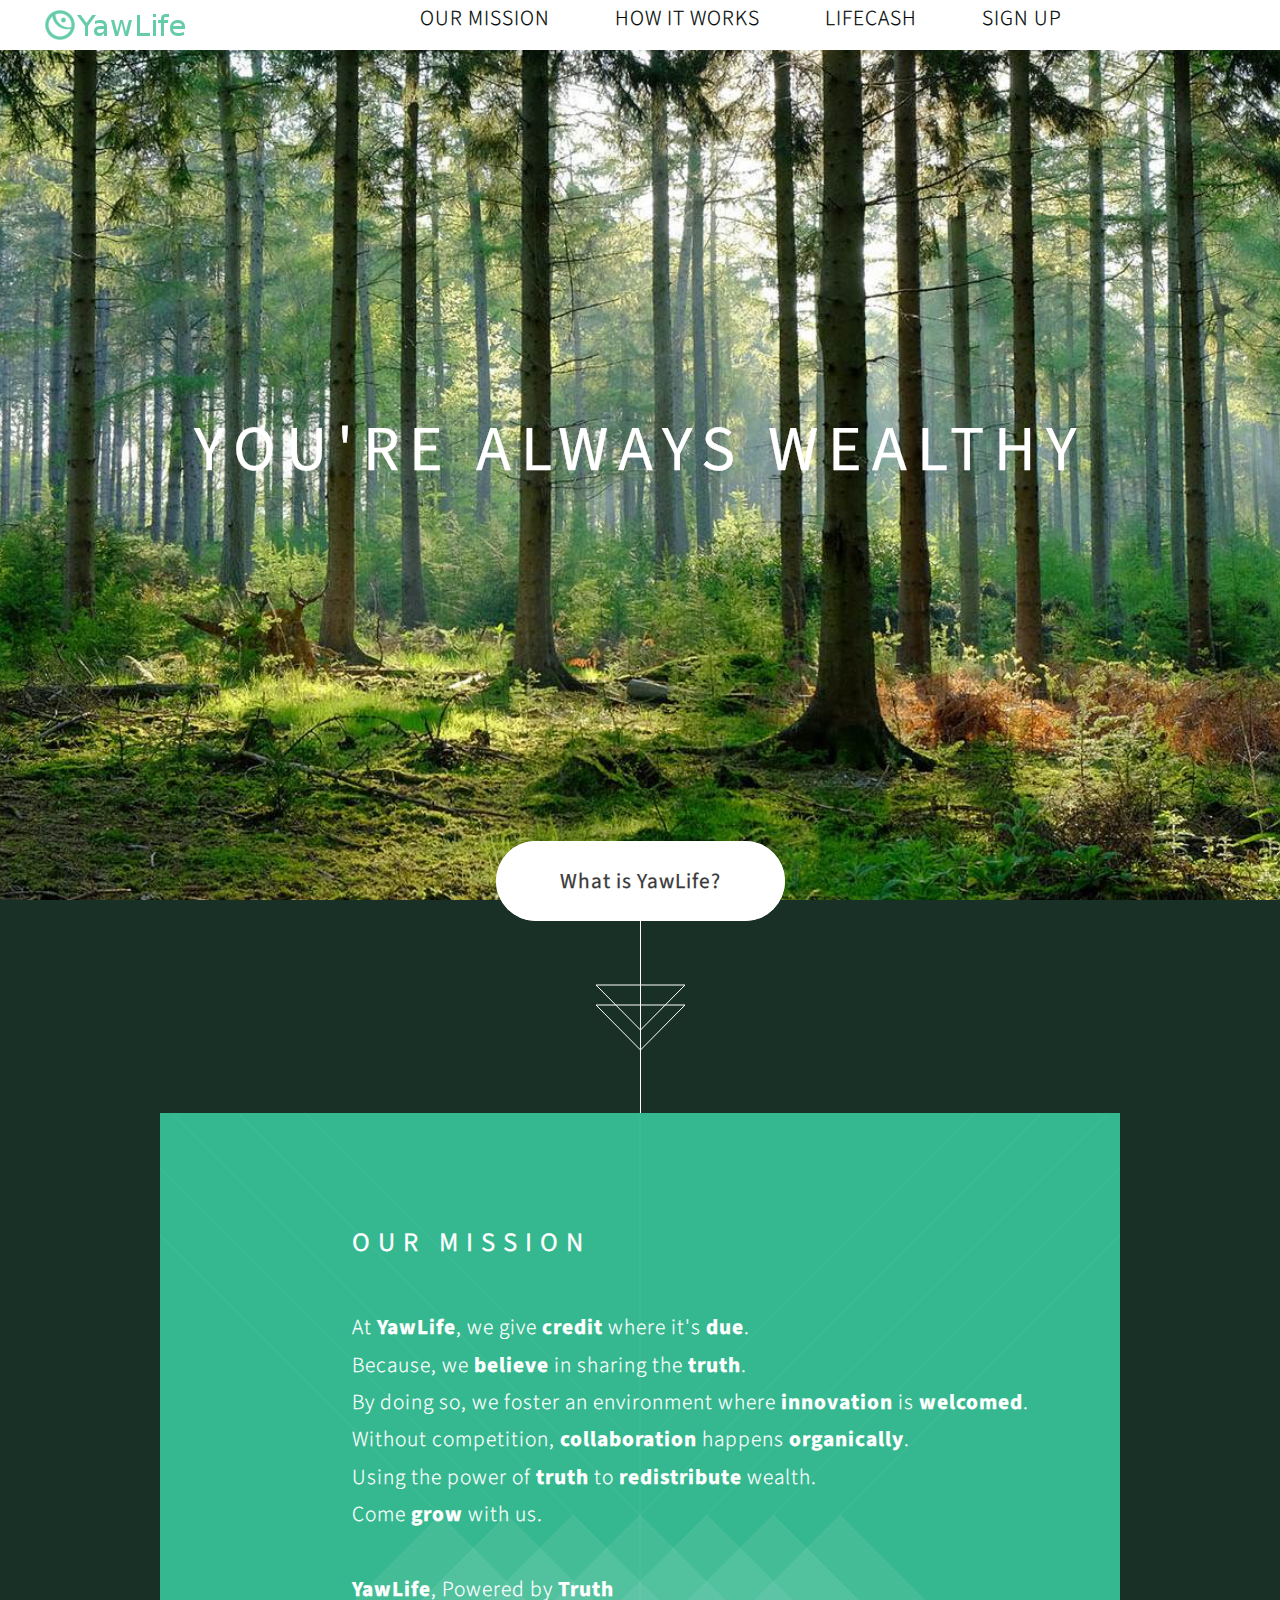
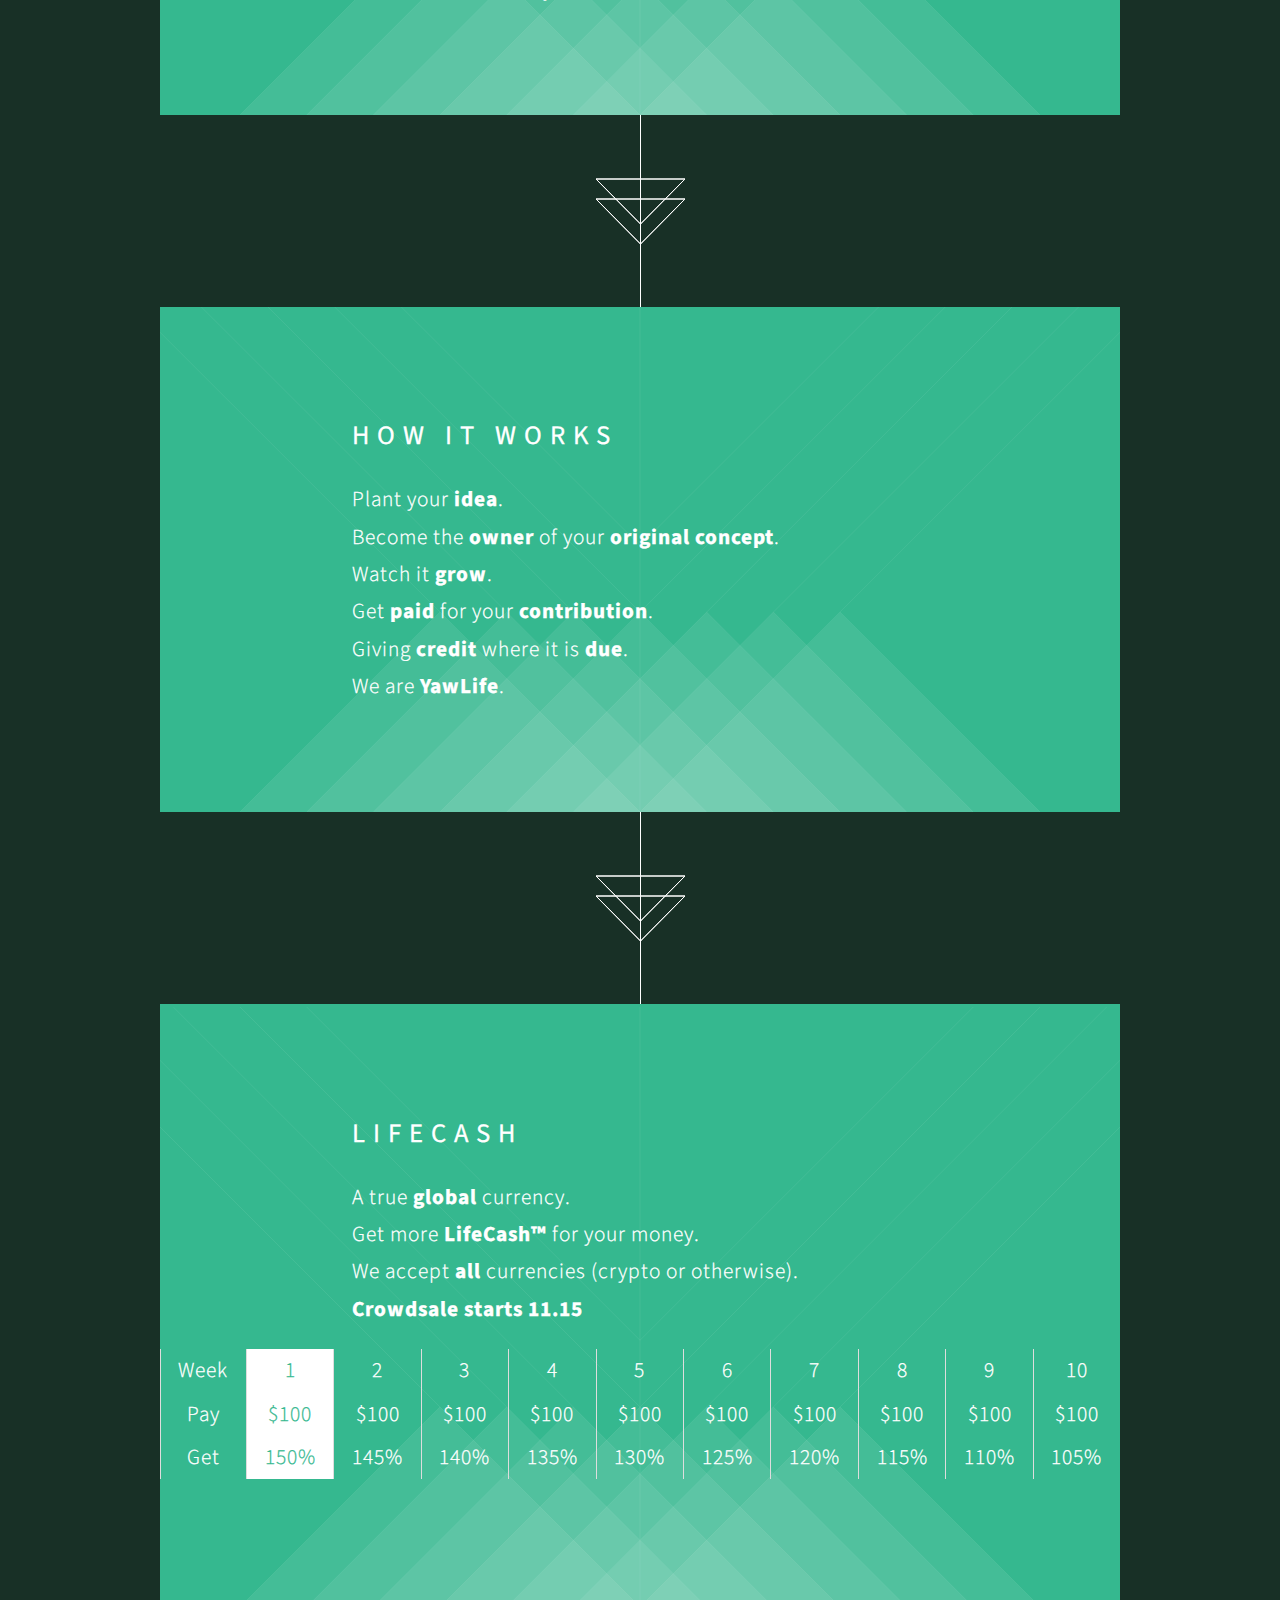
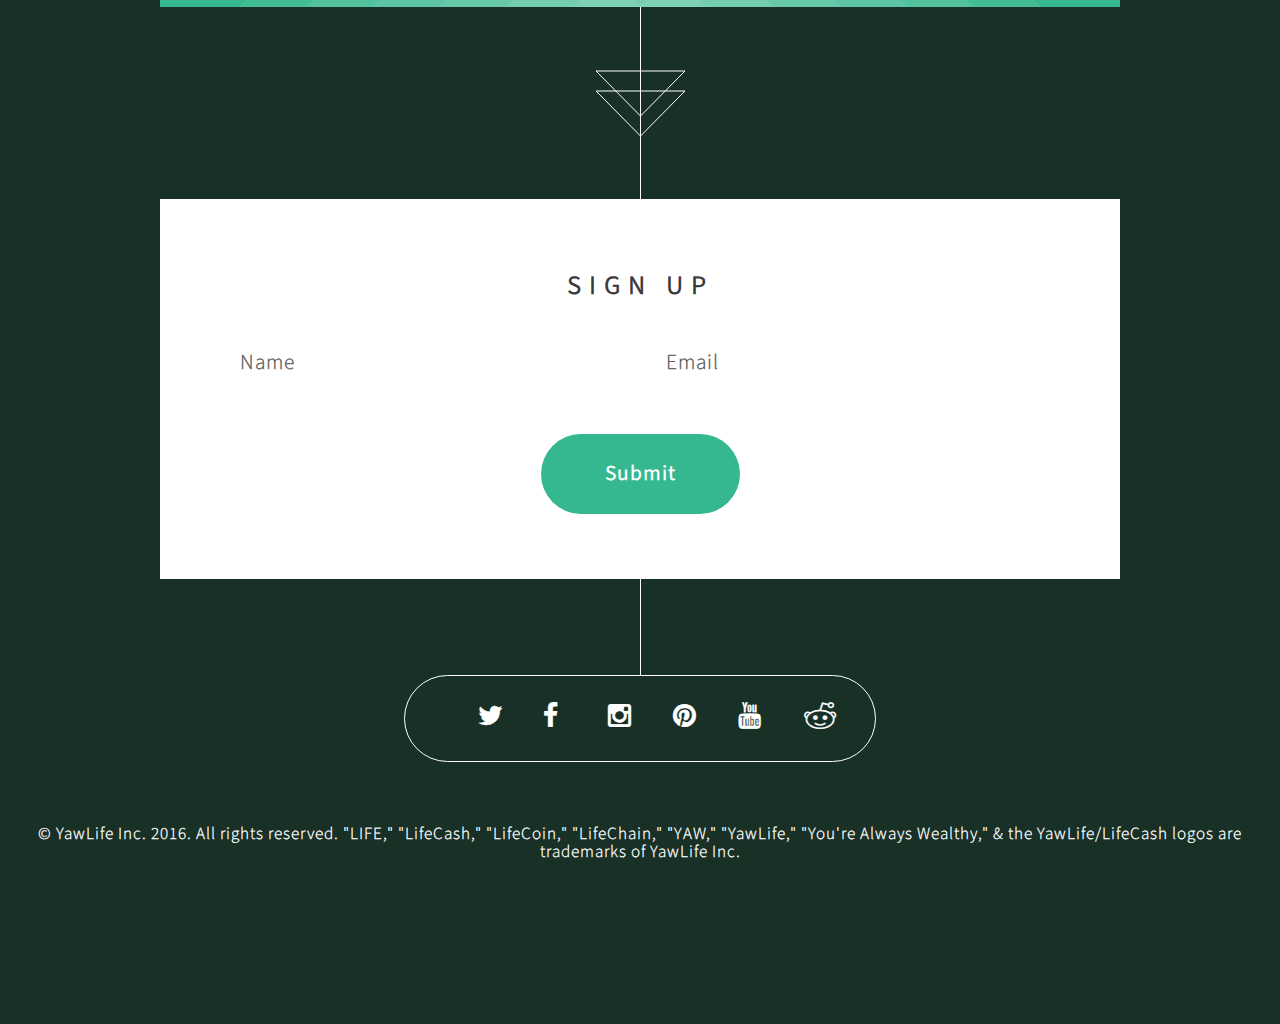
<file: YawLife Site 25Oct16/index.html>
<!DOCTYPE HTML>
<html>
	<head>
		
		<meta http-equiv="content-type" content="text/html; charset=utf-8" />
		<meta name="description" content="" />
		<meta name="keywords" content="" />
		<!--[if lte IE 8]><script src="css/ie/html5shiv.js"></script><![endif]-->
		<script src="js/jquery.min.js"></script>
		<script src="js/jquery.scrolly.min.js"></script>
		<script src="js/jquery.poptrox.min.js"></script>
		<script src="js/skel.min.js"></script>
		<script src="js/init.js"></script>
		<noscript>
			<link rel="stylesheet" href="css/skel.css" />
			<link rel="stylesheet" href="css/style.css" />
		</noscript>
		<!--[if lte IE 8]><link rel="stylesheet" href="css/ie/v8.css" /><![endif]-->
	</head>
	
	<body>
		<!-- Nav bar -->
		<nav class="fixed-nav-bar">
			<img class="logo" src="images/YawLogoSmallText.png">
				
			<a href="#banner" class="centered scrolly ">OUR MISSION</a>
			<a href="#works" class="centered scrolly">HOW IT WORKS</a>
			<a href="#presale" class="centered scrolly">LIFECASH</a>
			<!--<a href="#team" class="centered scrolly"> OUR TEAM</a>-->

			<a href="#contact" class="centered scrolly">SIGN UP</a>
		</nav>
		<!-- Header -->
			<section id="header">
				<header>
					<h4>YOU'RE ALWAYS WEALTHY</h4>
					
					<!-- <p>You're Always Wealthy</p> --> 
				</header>
				<footer>
					<a href="#banner" class="button style2 scrolly-middle">What is YawLife?</a>
				</footer>
			</section>

		<!-- Banner -->
			<div class="container box style">
			<section id="banner">
				<header>
					<h2>OUR MISSION</h2>
				</header>
				<p>At <em>YawLife</em>,
				
				we give <em>credit</em> where it's <em>due</em>.
				<br> 
				<!--Because, --> 
			
				Because, we <em>believe</em> in sharing the <em>truth</em>.
				<br>
				By doing so, 
				 
				we foster an environment where <em>innovation</em> is <em>welcomed</em>.
				<br>
				Without competition,
				
				<em>collaboration</em> happens <em>organically</em>.
				<br>
				Using the power of <em>truth</em> to <em>redistribute</em> wealth.
				<br>
				Come <em>grow</em> with us. 
				<br><br>
				<em>YawLife</em>, Powered by <em>Truth</em>
				</p>
				<!--<footer>
					<a href="#works" class="button style2 scrolly">HOW IT WORKS</a>
				</footer>-->
			</section>
		</div>
		

		<!-- How it works -->
		<div class="container box style">
			<article id="works" class="works">
				<header>
					<h2>HOW IT WORKS</h2>
					</header>
					<p>
					Plant your <em>idea</em>.<br>
Become the <em>owner</em> of your <em>original concept</em>.<br>
Watch it <em>grow</em>.<br>
Get <em>paid</em> for your <em>contribution</em>.<br>
Giving <em>credit</em> where it is <em>due</em>.<br>
We are <em>YawLife</em>.
						
					</p>					
				
				
			</article>			
		</div>


		<!-- LifeCash section --> 
		<div class="container box style">
			<article id="presale" class="lifecash">
				<header>
					<h2>Lifecash</h2>
					</header>
					<p>
						A true <em>global</em> currency. 
					<br>
					Get more <em>LifeCash&trade;</em> for your money.<br>
					We accept <em>all</em> currencies (crypto or otherwise).
					<br>
					<em>Crowdsale starts 11.15</em><br>
					<table>
					<tr> 
						<td>Week</td>
						<th>1</th>
						<td>2</td>
						<td>3</td>
						<td>4</td>
						<td>5</td>
						<td>6</td>
						<td>7</td>
						<td>8</td>
						<td>9</td>
						<td>10</td>

					</tr>
					<tr>
						<td>Pay</td>
						<th>$100</th>
						<td>$100</td>
						<td>$100</td>
						<td>$100</td>
						<td>$100</td>
						<td>$100</td>
						<td>$100</td>
						<td>$100</td>
						<td>$100</td>
						<td>$100</td>
					</tr>
					<tr>
						<td>Get</td>
						<th>150%</th>
						<td>145%</td>
						<td>140%</td>
						<td>135%</td>
						<td>130%</td>
						<td>125%</td>
						<td>120%</td>
						<td>115%</td>
						<td>110%</td>
						<td>105%</td>
					</tr>
					</table>
					</p>
				
				
			</article>
		</div>

		
		<!-- Contact -->
			<article id="contact" class="container box style3">
				<header>
					<h2>SIGN UP</h2>
					
				</header>
				<form method="post" action="#">
					<div class="row 50%">
						<div class="6u"><input type="text" class="text" name="name" placeholder="Name" /></div>
						<div class="6u"><input type="text" class="text" name="email" placeholder="Email" /></div>
					</div>
					
					<div class="row">
						<div class="12u">
							<ul class="actions">
								<li><input type="submit" value="Submit" /></li>
							</ul>
						</div>
					</div>
				</form>
			</article>

		

		<section id="footer">
			<ul class="icons">
				<li><a href="http://twitter.com/yawlife" class="icon fa-twitter"><span class="label">Twitter</span></a></li>
				<li><a href="http://facebook.com/yawlife" class="icon fa-facebook"><span class="label">Facebook</span></a></li>
				<li><a href="http://instagram.com/yaw.life" class="icon fa-instagram"><span class="label">Google+</span></a></li>
				<li><a href="http://pinterest.com/yawlife" class="icon fa-pinterest"><span class="label">Pinterest</span></a></li>
				<li><a href="http://youtube.com/user/yawlif" class="icon fa-youtube"><span class="label">Dribbble</span></a></li>
				<li><a href="http://reddit.com/r/yawlife" class="icon fa-reddit"><span class="label">LinkedIn</span></a></li>
			</ul>
			<div class="copyright">
				<ul class="menu">
					<li>&copy; YawLife Inc. 2016. All rights reserved. "LIFE," "LifeCash," "LifeCoin," "LifeChain," "YAW," "YawLife," "You're Always Wealthy," & the
						YawLife/LifeCash logos are trademarks of YawLife Inc.</li>
				</ul>
			</div>
		</section>

	</body>
</html>
</file>
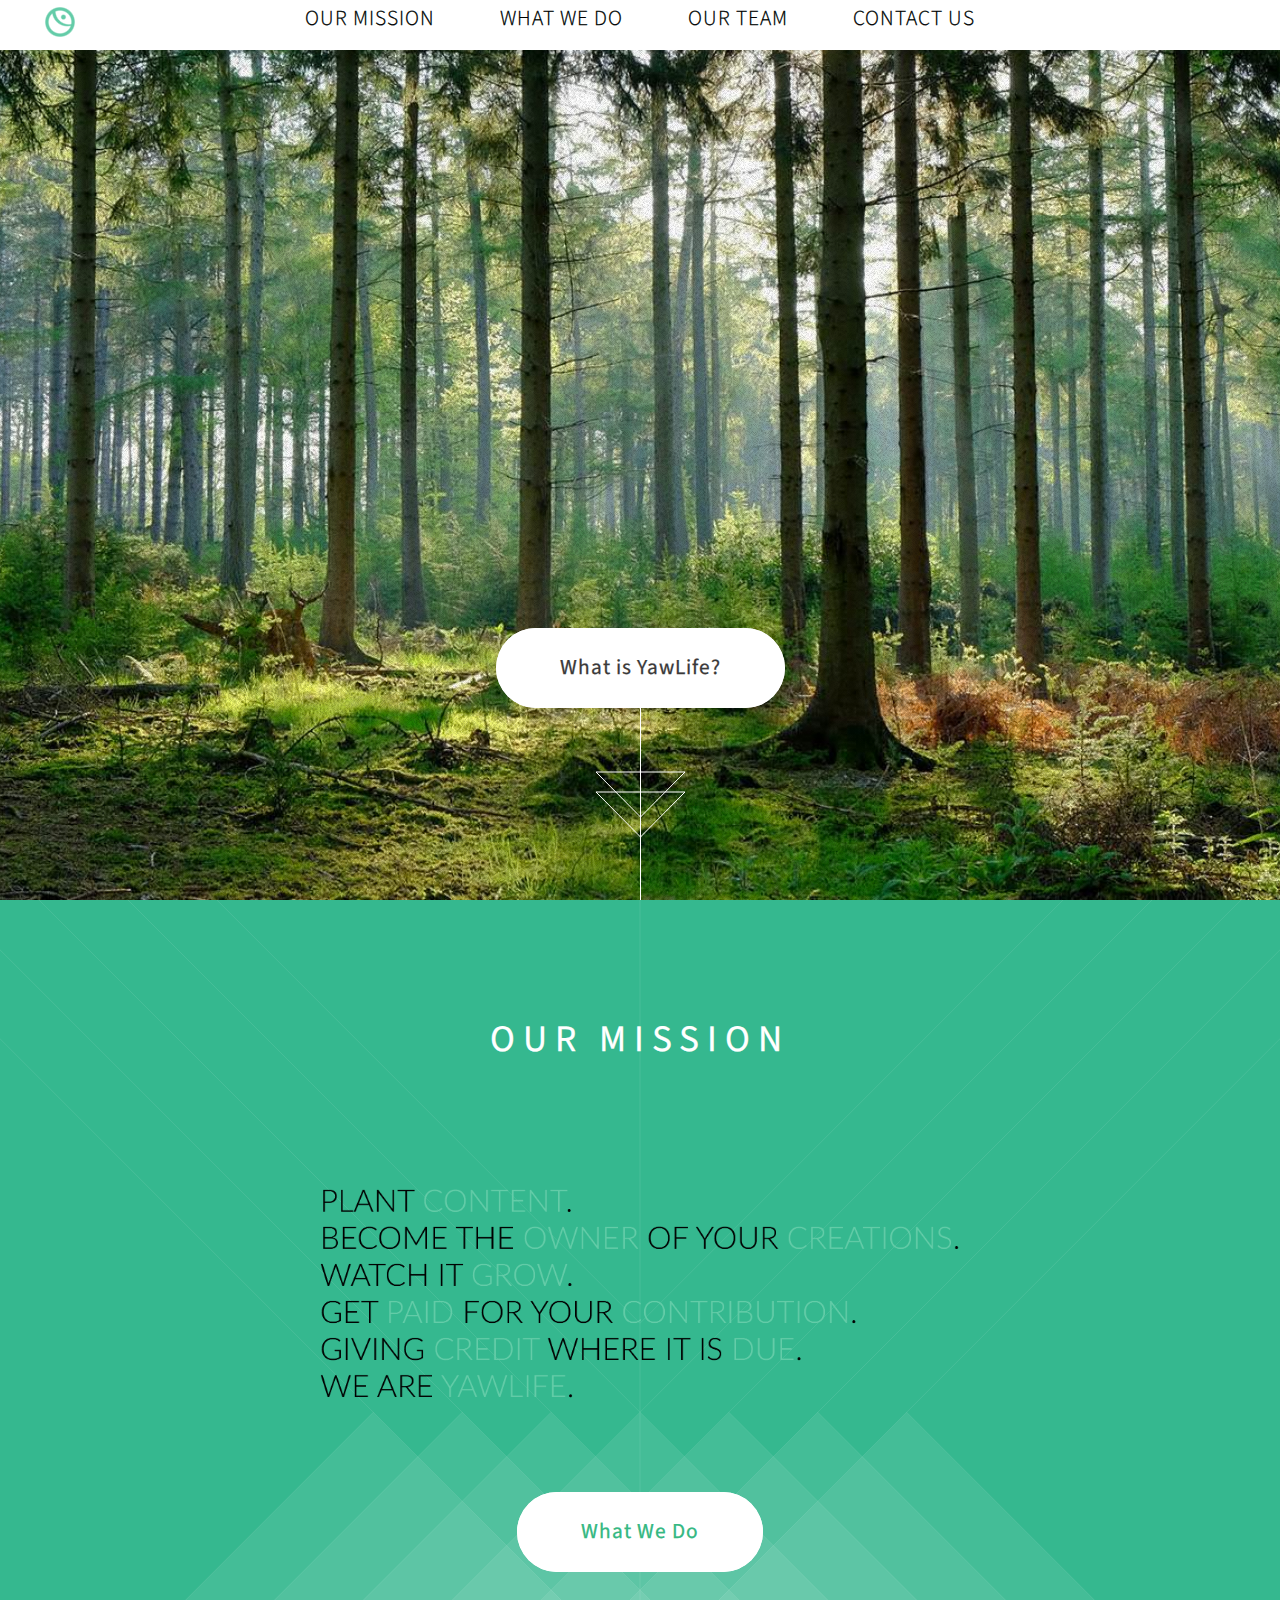
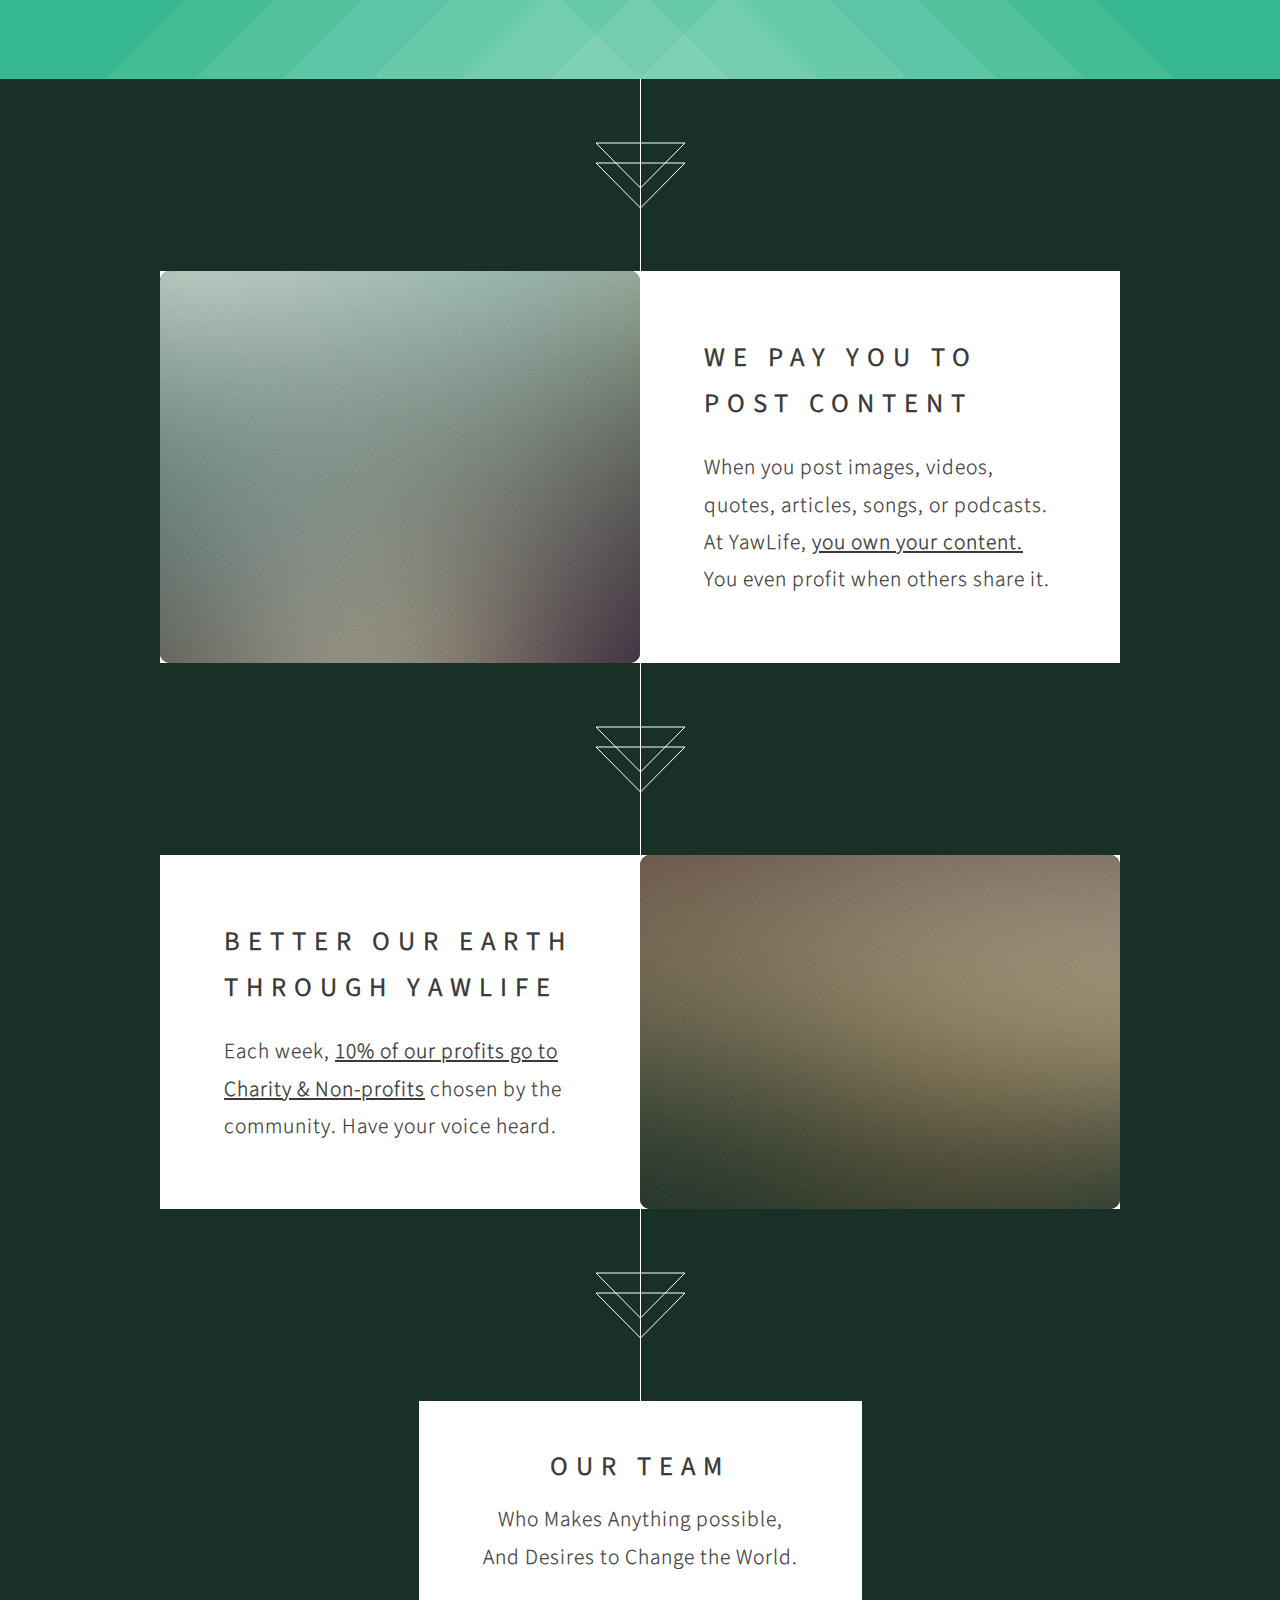
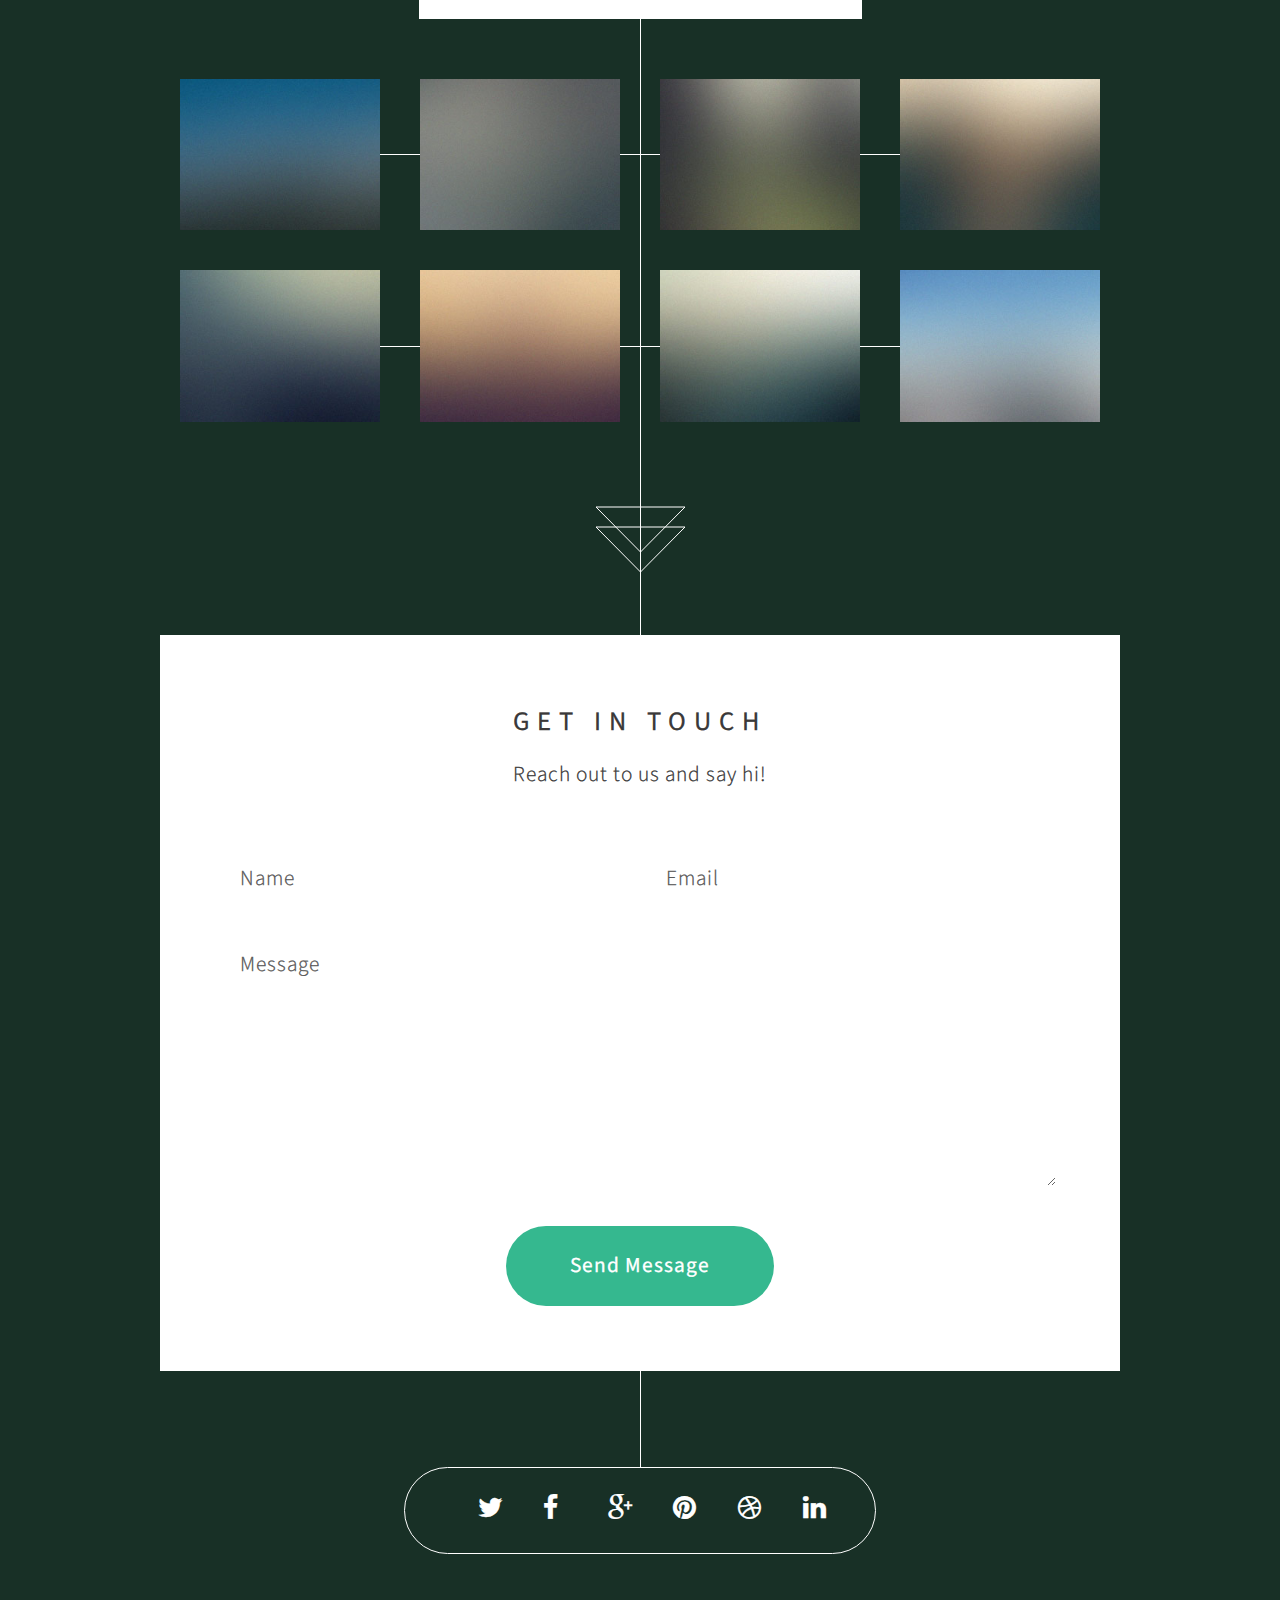
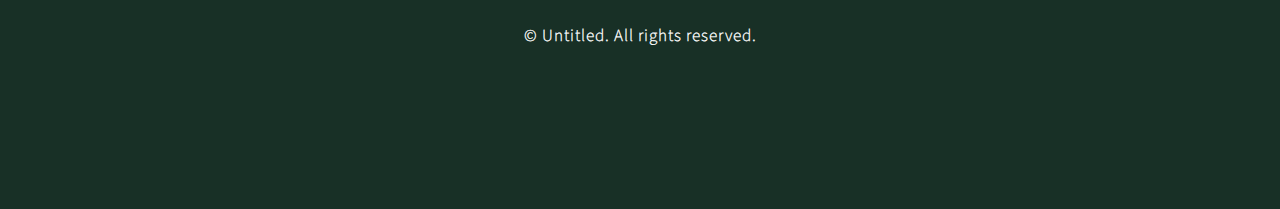
<file: YawLife Site 25Oct16/dev site/index.html>
<!DOCTYPE HTML>
<html>
	<head>
		<title> </title>
		<meta http-equiv="content-type" content="text/html; charset=utf-8" />
		<meta name="description" content="" />
		<meta name="keywords" content="" />
		<!--[if lte IE 8]><script src="css/ie/html5shiv.js"></script><![endif]-->
		<script src="js/jquery.min.js"></script>
		<script src="js/jquery.scrolly.min.js"></script>
		<script src="js/jquery.poptrox.min.js"></script>
		<script src="js/skel.min.js"></script>
		<script src="js/init.js"></script>
		<noscript>
			<link rel="stylesheet" href="css/skel.css" />
			<link rel="stylesheet" href="css/style.css" />
		</noscript>
		<!--	<link rel="stylesheet" type="text/css" href="pro.css"> -->
		<!--[if lte IE 8]><link rel="stylesheet" href="css/ie/v8.css" /><![endif]-->
	</head>

	<body>
		<!-- Nav bar -->
		<nav class="fixed-nav-bar">
			<img class="logo" src="images/YawLogoSmall.png">

			<a href="#banner" class="centered scrolly ">OUR MISSION</a>
			<a href="#first" class="centered scrolly"> WHAT WE DO </a>
			<a href="#team" class="centered scrolly"> OUR TEAM</a>
			<a href="#contact" class="centered scrolly"> CONTACT US</a>
		</nav>
		<!-- Header -->
			<section id="header">

				<footer>
					<a href="#banner" class="button style2 scrolly-middle">What is YawLife?</a>
				</footer>
			</section>

		<!-- Banner -->
			<section id="banner">
				<header>
					<h2>Our Mission</h2>
				</header> <br />

				<!-- Orbitssssss yawwwwww :)


				<img id="center" src='img1.png'>
				<img id="sat0" src='orb.svg' width="88" align="top">
				<img id="sat1" src='orb.svg' width="88" align="top">
				<img id="sat2" src='orb.svg' width="88" align="top">
				<img id="sat3" src='orb.svg' width="88" align="top">
				<img id="sat4" src='orb.svg' width="88" align="top">
				<img id="sat5" src='orb.svg' width="88" align="top">

				<script src="greensock/TweenMax.min.js"></script>
				<script src="jquery-3.1.1.min.js"></script>
				<script src="pro.js"></script>

			-->
                <center><img src="images/Whatsyaw2.png" width="714" /></center>
				<footer>
					<a href="#first" class="button style2 scrolly">What We Do</a>
				</footer>
			</section>

		<!-- Feature 1 -->
			<article id="first" class="container box style1 right">

				<a href="#" class="image fit"><img src="images/pic01.jpg" alt="" /></a>
				<div class="inner">
					<header>
						<h2>We pay you to post content<br />
                            </h2>
					</header>
					<p>When you post images, videos, quotes, articles, songs, or podcasts. At YawLife, <u>you own your content.</u> You even profit when others share it.</u></u></p>
				</div>
			</article>

		<!-- Feature 2 -->
			<article class="container box style1 left">
				<a href="#" class="image fit"><img src="images/pic02.jpg" alt="" /></a>
				<div class="inner">
					<header>
						<h2>Better Our Earth<br />
						Through YawLife</h2>
					</header>
                    <p>Each week, <u>10% of our profits go to Charity & Non-profits</u> chosen by the community. Have your voice heard.</p>
				</div>
			</article>

		<!-- Portfolio -->
			<article id="team" class="container box style2">
				<header>
					<h2>Our Team</h2>
					<p>Who Makes Anything possible,<br />
					And Desires to Change the World.</p>
				</header>
				<div class="inner gallery">
					<div class="row 0%">
						<div class="3u"><a href="images/fulls/01.jpg" class="image fit"><img src="images/thumbs/01.jpg" alt="" title="Ut porttitor" /></a></div>
						<div class="3u"><a href="images/fulls/02.jpg" class="image fit"><img src="images/thumbs/02.jpg" alt="" title="Natoque ac Cubilia" /></a></div>
						<div class="3u"><a href="images/fulls/03.jpg" class="image fit"><img src="images/thumbs/03.jpg" alt="" title="Nulla" /></a></div>
						<div class="3u"><a href="images/fulls/04.jpg" class="image fit"><img src="images/thumbs/04.jpg" alt="" title="Erat nisl ata cep ac Condimentum, varius" /></a></div>
					</div>
					<div class="row 0%">
						<div class="3u"><a href="images/fulls/05.jpg" class="image fit"><img src="images/thumbs/05.jpg" alt="" title="Aliquet" /></a></div>
						<div class="3u"><a href="images/fulls/06.jpg" class="image fit"><img src="images/thumbs/06.jpg" alt="" title="Adipiscing." /></a></div>
						<div class="3u"><a href="images/fulls/07.jpg" class="image fit"><img src="images/thumbs/07.jpg" alt="" title="Feugiat dis arcu eget" /></a></div>
						<div class="3u"><a href="images/fulls/08.jpg" class="image fit"><img src="images/thumbs/08.jpg" alt="" title="Turpis odio ata mi est nunc nisl" /></a></div>
					</div>
				</div>
			</article>

		<!-- Contact -->
			<article id="contact" class="container box style3">
				<header>
					<h2>Get In Touch</h2>
					<p>Reach out to us and say hi!</p>
				</header>
				<form method="post" action="#">
					<div class="row 50%">
						<div class="6u"><input type="text" class="text" name="name" placeholder="Name" /></div>
						<div class="6u"><input type="text" class="text" name="email" placeholder="Email" /></div>
					</div>
					<div class="row 50%">
						<div class="12u">
							<textarea name="message" placeholder="Message"></textarea>
						</div>
					</div>
					<div class="row">
						<div class="12u">
							<ul class="actions">
								<li><input type="submit" value="Send Message" /></li>
							</ul>
						</div>
					</div>
				</form>
			</article>

		<!-- Generic -->
		<!--
			<article class="container box style3">
				<header>
					<h2>Generic Box</h2>
					<p>Just a generic box. Nothing to see here.</p>
				</header>
				<section>
					<header>
						<h3>Paragraph</h3>
						<p>This is a subtitle</p>
					</header>
					<p>Phasellus nisl nisl, varius id <sup>porttitor sed pellentesque</sup> ac orci. Pellentesque
					habitant <strong>strong</strong> tristique <b>bold</b> et netus <i>italic</i> malesuada <em>emphasized</em> ac turpis egestas. Morbi
					leo suscipit ut. Praesent <sub>id turpis vitae</sub> turpis pretium ultricies. Vestibulum sit
					amet risus elit.</p>
				</section>
				<section>
					<header>
						<h3>Blockquote</h3>
					</header>
					<blockquote>Fringilla nisl. Donec accumsan interdum nisi, quis tincidunt felis sagittis eget.
					tempus euismod. Vestibulum ante ipsum primis in faucibus.</blockquote>
				</section>
				<section>
					<header>
						<h3>Divider</h3>
					</header>
					<p>Donec consectetur <a href="#">vestibulum dolor et pulvinar</a>. Etiam vel felis enim, at viverra
					ligula. Ut porttitor sagittis lorem, quis eleifend nisi ornare vel. Praesent nec orci
					facilisis leo magna. Cras sit amet urna eros, id egestas urna. Quisque aliquam
					tempus euismod. Vestibulum ante ipsum primis in faucibus orci luctus et ultrices
					posuere cubilia.</p>
					<hr />
					<p>Donec consectetur vestibulum dolor et pulvinar. Etiam vel felis enim, at viverra
					ligula. Ut porttitor sagittis lorem, quis eleifend nisi ornare vel. Praesent nec orci
					facilisis leo magna. Cras sit amet urna eros, id egestas urna. Quisque aliquam
					tempus euismod. Vestibulum ante ipsum primis in faucibus orci luctus et ultrices
					posuere cubilia.</p>
				</section>
				<section>
					<header>
						<h3>Unordered List</h3>
					</header>
					<ul class="default">
						<li>Donec consectetur vestibulum dolor et pulvinar. Etiam vel felis enim, at viverra ligula. Ut porttitor sagittis lorem, quis eleifend nisi ornare vel.</li>
						<li>Donec consectetur vestibulum dolor et pulvinar. Etiam vel felis enim, at viverra ligula. Ut porttitor sagittis lorem, quis eleifend nisi ornare vel.</li>
						<li>Donec consectetur vestibulum dolor et pulvinar. Etiam vel felis enim, at viverra ligula. Ut porttitor sagittis lorem, quis eleifend nisi ornare vel.</li>
						<li>Donec consectetur vestibulum dolor et pulvinar. Etiam vel felis enim, at viverra ligula. Ut porttitor sagittis lorem, quis eleifend nisi ornare vel.</li>
					</ul>
				</section>
				<section>
					<header>
						<h3>Ordered List</h3>
					</header>
					<ol class="default">
						<li>Donec consectetur vestibulum dolor et pulvinar. Etiam vel felis enim, at viverra ligula. Ut porttitor sagittis lorem, quis eleifend nisi ornare vel.</li>
						<li>Donec consectetur vestibulum dolor et pulvinar. Etiam vel felis enim, at viverra ligula. Ut porttitor sagittis lorem, quis eleifend nisi ornare vel.</li>
						<li>Donec consectetur vestibulum dolor et pulvinar. Etiam vel felis enim, at viverra ligula. Ut porttitor sagittis lorem, quis eleifend nisi ornare vel.</li>
						<li>Donec consectetur vestibulum dolor et pulvinar. Etiam vel felis enim, at viverra ligula. Ut porttitor sagittis lorem, quis eleifend nisi ornare vel.</li>
					</ol>
				</section>
				<section>
					<header>
						<h3>Table</h3>
					</header>
					<div class="table-wrapper">
						<table class="default">
							<thead>
								<tr>
									<th>ID</th>
									<th>Name</th>
									<th>Description</th>
									<th>Price</th>
								</tr>
							</thead>
							<tbody>
								<tr>
									<td>45815</td>
									<td>Something</td>
									<td>Ut porttitor sagittis lorem quis nisi ornare.</td>
									<td>29.99</td>
								</tr>
								<tr>
									<td>24524</td>
									<td>Nothing</td>
									<td>Ut porttitor sagittis lorem quis nisi ornare.</td>
									<td>19.99</td>
								</tr>
								<tr>
									<td>45815</td>
									<td>Something</td>
									<td>Ut porttitor sagittis lorem quis nisi ornare.</td>
									<td>29.99</td>
								</tr>
								<tr>
									<td>24524</td>
									<td>Nothing</td>
									<td>Ut porttitor sagittis lorem quis nisi ornare.</td>
									<td>19.99</td>
								</tr>
							</tbody>
							<tfoot>
								<tr>
									<td colspan="3"></td>
									<td>100.00</td>
								</tr>
							</tfoot>
						</table>
					</div>
				</section>
				<section>
					<header>
						<h3>Form</h3>
					</header>
					<form method="post" action="#">
						<div class="row">
							<div class="6u">
								<input class="text" type="text" name="name" id="name" value="" placeholder="John Doe" />
							</div>
							<div class="6u">
								<input class="text" type="text" name="email" id="email" value="" placeholder="johndoe@domain.tld" />
							</div>
						</div>
						<div class="row">
							<div class="12u">
								<select name="department" id="department">
									<option value="">Choose a department</option>
									<option value="1">Manufacturing</option>
									<option value="2">Administration</option>
									<option value="3">Support</option>
								</select>
							</div>
						</div>
						<div class="row">
							<div class="12u">
								<input class="text" type="text" name="subject" id="subject" value="" placeholder="Enter your subject" />
							</div>
						</div>
						<div class="row">
							<div class="12u">
								<textarea name="message" id="message" placeholder="Enter your message"></textarea>
							</div>
						</div>
						<div class="row">
							<div class="12u">
								<ul class="actions">
									<li><input type="submit" value="Submit" /></li>
									<li><input type="reset" class="style3" value="Clear Form" /></li>
								</ul>
							</div>
						</div>
					</form>
				</section>
			</article>
		-->

		<section id="footer">
			<ul class="icons">
				<li><a href="#" class="icon fa-twitter"><span class="label">Twitter</span></a></li>
				<li><a href="#" class="icon fa-facebook"><span class="label">Facebook</span></a></li>
				<li><a href="#" class="icon fa-google-plus"><span class="label">Google+</span></a></li>
				<li><a href="#" class="icon fa-pinterest"><span class="label">Pinterest</span></a></li>
				<li><a href="#" class="icon fa-dribbble"><span class="label">Dribbble</span></a></li>
				<li><a href="#" class="icon fa-linkedin"><span class="label">LinkedIn</span></a></li>
			</ul>
			<div class="copyright">
				<ul class="menu">
					<li>&copy; Untitled. All rights reserved.</li>
				</ul>
			</div>
		</section>

	</body>
</html>
</file>
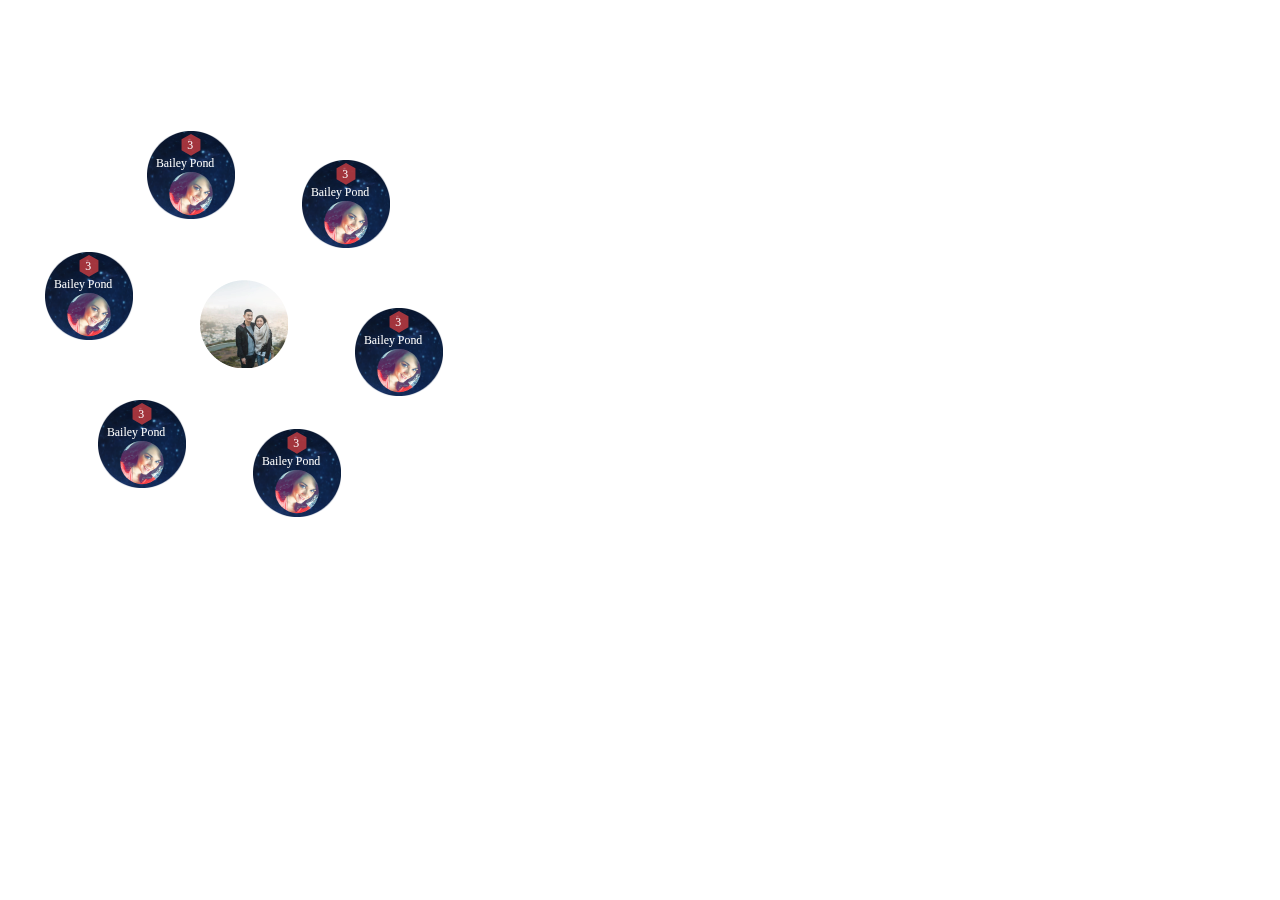
<file: YawLife Site 25Oct16/dev site/pro.html>
<!doctype HTML>

<html>

    <head>
        <link rel="stylesheet" type="text/css" href="pro.css">
    </head>

    <body>
        <img id="center" src='img1.png' align="top">
        <img id="sat0" src='orb.svg' width="88" align="top">
        <img id="sat1" src='orb.svg' width="88" align="top">
        <img id="sat2" src='orb.svg' width="88" align="top">
        <img id="sat3" src='orb.svg' width="88" align="top">
        <img id="sat4" src='orb.svg' width="88" align="top">
        <img id="sat5" src='orb.svg' width="88" align="top">

        <script src="greensock/TweenMax.min.js"></script>
        <script src="jquery-3.1.1.min.js"></script>
        <script src="pro.js"></script>
    </body>
</html>
</file>
<file: YawLife Site 25Oct16/css/ie/v8.css>
/*
	Overflow by Pixelarity
	pixelarity.com @pixelarity
	License: pixelarity.com/license
*/

/*********************************************************************************/
/* Basic                                                                         */
/*********************************************************************************/

	body
	{
		background-image:		url('../../images/bg.jpg');
		background-repeat:		no-repeat;
		background-size:		cover;
		background-position: 	auto;
		background-attachment:	scroll;
		-ms-behavior: url('css/ie/backgroundsize.min.htc');
	}

	/* Section/Article */

		section,
		article
		{
		}
		
			section > .last-child,
			article > .last-child
			{
				margin-bottom: 0;
			}

			section.last-child,
			article.last-child
			{
				margin-bottom: 0;
			}

	/* Button */

		input[type="button"],
		input[type="submit"],
		input[type="reset"],
		.button
		{
			position: relative;
			-ms-behavior: url('css/ie/PIE.htc');
		}

			input[type="button"].style2,
			input[type="submit"].style2,
			input[type="reset"].style2,
			.button.style2
			{
			}

				input[type="button"].style2:hover,
				input[type="submit"].style2:hover,
				input[type="reset"].style2:hover,
				.button.style2:hover
				{
					color: #35b88f !important;
				}
			
			input[type="button"].style3,
			input[type="submit"].style3,
			input[type="reset"].style3,
			.button.style3
			{
				background: #fefefe;
				border: solid 1px #dad9d9;
			}
			
/*********************************************************************************/
/* Footer                                                                        */
/*********************************************************************************/

	#footer
	{
	}

		#footer .icons
		{
			position: relative;
			-ms-behavior: url('css/ie/PIE.htc');
		}
		
/*********************************************************************************/
/* Header                                                                        */
/*********************************************************************************/

	#header
	{
	}
	
		#header header
		{
		}

			#header header p
			{
				border-top: solid 1px #888;
			}
</file>
<file: YawLife Site 25Oct16/dev site/pro.css>
div {
    border-radius:50%;
    border:2px solid #FF0000;
    position:fixed;
}

/*
#center {
    width: 200px;
    height:200px;
    left:100px;
    top:100px;
}
#sat0, #sat1, #sat2, #sat3, #sat4 {
    width:20px;
    height:20px;
}
*/
img {
    /*border-radius:50%;
    border:2px solid #FF0000;
    */
    position:fixed;
    padding: 5em 0 5em 0;
}

svg {
    /*border-radius:50%;
    border:2px solid #FF0000;
    */
    position:relative;
    padding: 5em 0 5em 0;

}
</file>
<file: YawLife Site 25Oct16/dev site/css/ie/v8.css>
/*
	Overflow by Pixelarity
	pixelarity.com @pixelarity
	License: pixelarity.com/license
*/

/*********************************************************************************/
/* Basic                                                                         */
/*********************************************************************************/

	body
	{
		background-image:		url('../../images/bg.jpg');
		background-repeat:		no-repeat;
		background-size:		cover;
		background-position: 	auto;
		background-attachment:	scroll;
		-ms-behavior: url('css/ie/backgroundsize.min.htc');
	}

	/* Section/Article */

		section,
		article
		{
		}
		
			section > .last-child,
			article > .last-child
			{
				margin-bottom: 0;
			}

			section.last-child,
			article.last-child
			{
				margin-bottom: 0;
			}

	/* Button */

		input[type="button"],
		input[type="submit"],
		input[type="reset"],
		.button
		{
			position: relative;
			-ms-behavior: url('css/ie/PIE.htc');
		}

			input[type="button"].style2,
			input[type="submit"].style2,
			input[type="reset"].style2,
			.button.style2
			{
			}

				input[type="button"].style2:hover,
				input[type="submit"].style2:hover,
				input[type="reset"].style2:hover,
				.button.style2:hover
				{
					color: #35b88f !important;
				}
			
			input[type="button"].style3,
			input[type="submit"].style3,
			input[type="reset"].style3,
			.button.style3
			{
				background: #fefefe;
				border: solid 1px #dad9d9;
			}
			
/*********************************************************************************/
/* Footer                                                                        */
/*********************************************************************************/

	#footer
	{
	}

		#footer .icons
		{
			position: relative;
			-ms-behavior: url('css/ie/PIE.htc');
		}
		
/*********************************************************************************/
/* Header                                                                        */
/*********************************************************************************/

	#header
	{
	}
	
		#header header
		{
		}

			#header header p
			{
				border-top: solid 1px #888;
			}
</file>
<file: YawLife Site 25Oct16/css/skel.css>
/* Resets (http://meyerweb.com/eric/tools/css/reset/ | v2.0 | 20110126 | License: none (public domain)) */

	html,body,div,span,applet,object,iframe,h1,h2,h3,h4,h5,h6,p,blockquote,pre,a,abbr,acronym,address,big,cite,code,del,dfn,em,img,ins,kbd,q,s,samp,small,strike,strong,sub,sup,tt,var,b,u,i,center,dl,dt,dd,ol,ul,li,fieldset,form,label,legend,table,caption,tbody,tfoot,thead,tr,th,td,article,aside,canvas,details,embed,figure,figcaption,footer,header,hgroup,menu,nav,output,ruby,section,summary,time,mark,audio,video{margin:0;padding:0;border:0;font-size:100%;font:inherit;vertical-align:baseline;}article,aside,details,figcaption,figure,footer,header,hgroup,menu,nav,section{display:block;}body{line-height:1;}ol,ul{list-style:none;}blockquote,q{quotes:none;}blockquote:before,blockquote:after,q:before,q:after{content:'';content:none;}table{border-collapse:collapse;border-spacing:0;}body{-webkit-text-size-adjust:none}

/* Box Model */

	*, *:before, *:after {
		-moz-box-sizing: border-box;
		-webkit-box-sizing: border-box;
		box-sizing: border-box;
	}

/* Container */

	.container {
		margin-left: auto;
		margin-right: auto;

		/* width: (containers) */
		width: 1200px;
	}

	/* Modifiers */

		/* 125% */
			.container.\31 25\25 {
				width: 100%;

				/* max-width: (containers * 1.25) */
				max-width: 1500px;

				/* min-width: (containers) */
				min-width: 1200px;
			}

		/* 75% */
			.container.\37 5\25 {

				/* width: (containers * 0.75) */
				width: 900px;

			}

		/* 50% */
			.container.\35 0\25 {

				/* width: (containers * 0.50) */
				width: 600px;

			}

		/* 25% */
			.container.\32 5\25 {

				/* width: (containers * 0.25) */
				width: 300px;

			}

/* Grid */

	.row {
		border-bottom: solid 1px transparent;
	}

	.row > * {
		float: left;
	}

	.row:after, .row:before {
		content: '';
		display: block;
		clear: both;
		height: 0;
	}

	.row.uniform > * > :first-child {
		margin-top: 0;
	}

	.row.uniform > * > :last-child {
		margin-bottom: 0;
	}

	/* Gutters */

		/* Normal */

			.row > * {
				/* padding: (gutters.horizontal) 0 0 (gutters.vertical) */
				padding: 40px 0 0 40px;
			}

			.row {
				/* margin: -(gutters.horizontal) 0 -1px -(gutters.vertical) */
				margin: -40px 0 -1px -40px;
			}

			.row.uniform > * {
				/* padding: (gutters.vertical) 0 0 (gutters.vertical) */
				padding: 40px 0 0 40px;
			}

			.row.uniform {
				/* margin: -(gutters.vertical) 0 -1px -(gutters.vertical) */
				margin: -40px 0 -1px -40px;
			}

		/* 200% */

			.row.\32 00\25 > * {
				/* padding: (gutters.horizontal) 0 0 (gutters.vertical) */
				padding: 80px 0 0 80px;
			}

			.row.\32 00\25 {
				/* margin: -(gutters.horizontal) 0 -1px -(gutters.vertical) */
				margin: -80px 0 -1px -80px;
			}

			.row.uniform.\32 00\25 > * {
				/* padding: (gutters.vertical) 0 0 (gutters.vertical) */
				padding: 80px 0 0 80px;
			}

			.row.uniform.\32 00\25 {
				/* margin: -(gutters.vertical) 0 -1px -(gutters.vertical) */
				margin: -80px 0 -1px -80px;
			}

		/* 150% */

			.row.\31 50\25 > * {
				/* padding: (gutters.horizontal) 0 0 (gutters.vertical) */
				padding: 60px 0 0 60px;
			}

			.row.\31 50\25 {
				/* margin: -(gutters.horizontal) 0 -1px -(gutters.vertical) */
				margin: -60px 0 -1px -60px;
			}

			.row.uniform.\31 50\25 > * {
				/* padding: (gutters.vertical) 0 0 (gutters.vertical) */
				padding: 60px 0 0 60px;
			}

			.row.uniform.\31 50\25 {
				/* margin: -(gutters.vertical) 0 -1px -(gutters.vertical) */
				margin: -60px 0 -1px -60px;
			}

		/* 50% */

			.row.\35 0\25 > * {
				/* padding: (gutters.horizontal) 0 0 (gutters.vertical) */
				padding: 20px 0 0 20px;
			}

			.row.\35 0\25 {
				/* margin: -(gutters.horizontal) 0 -1px -(gutters.vertical) */
				margin: -20px 0 -1px -20px;
			}

			.row.uniform.\35 0\25 > * {
				/* padding: (gutters.vertical) 0 0 (gutters.vertical) */
				padding: 20px 0 0 20px;
			}

			.row.uniform.\35 0\25 {
				/* margin: -(gutters.vertical) 0 -1px -(gutters.vertical) */
				margin: -20px 0 -1px -20px;
			}

		/* 25% */

			.row.\32 5\25 > * {
				/* padding: (gutters.horizontal) 0 0 (gutters.vertical) */
				padding: 10px 0 0 10px;
			}

			.row.\32 5\25 {
				/* margin: -(gutters.horizontal) 0 -1px -(gutters.vertical) */
				margin: -10px 0 -1px -10px;
			}

			.row.uniform.\32 5\25 > * {
				/* padding: (gutters.vertical) 0 0 (gutters.vertical) */
				padding: 10px 0 0 10px;
			}

			.row.uniform.\32 5\25 {
				/* margin: -(gutters.vertical) 0 -1px -(gutters.vertical) */
				margin: -10px 0 -1px -10px;
			}

		/* 0% */

			.row.\30 \25 > * {
				padding: 0;
			}

			.row.\30 \25 {
				margin: 0 0 -1px 0;
			}

	/* Cells */

		.\31 2u, .\31 2u\24 { width: 100%; clear: none; margin-left: 0; }
		.\31 1u, .\31 1u\24 { width: 91.6666666667%; clear: none; margin-left: 0; }
		.\31 0u, .\31 0u\24 { width: 83.3333333333%; clear: none; margin-left: 0; }
		.\39 u, .\39 u\24 { width: 75%; clear: none; margin-left: 0; }
		.\38 u, .\38 u\24 { width: 66.6666666667%; clear: none; margin-left: 0; }
		.\37 u, .\37 u\24 { width: 58.3333333333%; clear: none; margin-left: 0; }
		.\36 u, .\36 u\24 { width: 50%; clear: none; margin-left: 0; }
		.\35 u, .\35 u\24 { width: 41.6666666667%; clear: none; margin-left: 0; }
		.\34 u, .\34 u\24 { width: 33.3333333333%; clear: none; margin-left: 0; }
		.\33 u, .\33 u\24 { width: 25%; clear: none; margin-left: 0; }
		.\32 u, .\32 u\24 { width: 16.6666666667%; clear: none; margin-left: 0; }
		.\31 u, .\31 u\24 { width: 8.3333333333%; clear: none; margin-left: 0; }

		.\31 2u\24 + *,
		.\31 1u\24 + *,
		.\31 0u\24 + *,
		.\39 u\24 + *,
		.\38 u\24 + *,
		.\37 u\24 + *,
		.\36 u\24 + *,
		.\35 u\24 + *,
		.\34 u\24 + *,
		.\33 u\24 + *,
		.\32 u\24 + *,
		.\31 u\24 + * {
			clear: left;
		}

		.\-11u { margin-left: 91.6666666667% }
		.\-10u { margin-left: 83.3333333333% }
		.\-9u { margin-left: 75% }
		.\-8u { margin-left: 66.6666666667% }
		.\-7u { margin-left: 58.3333333333% }
		.\-6u { margin-left: 50% }
		.\-5u { margin-left: 41.6666666667% }
		.\-4u { margin-left: 33.3333333333% }
		.\-3u { margin-left: 25% }
		.\-2u { margin-left: 16.6666666667% }
		.\-1u { margin-left: 8.3333333333% }
</file>
<file: YawLife Site 25Oct16/css/style.css>
@charset 'UTF-8';
@import url('http://fonts.googleapis.com/css?family=Source+Sans+Pro:300,300italic,400,600');
@import url('font-awesome.min.css');

/*
	Overflow by Pixelarity
	pixelarity.com @pixelarity
	License: pixelarity.com/license
*/

/*********************************************************************************/
/* Basic                                                                         */
/*********************************************************************************/

	body
	{
		background-color:		#183026;
		background-image:		url('../images/trees.jpg');
		background-repeat:		no-repeat;
		background-size:		cover;
		background-position: 	center;
		background-attachment:	fixed;
	}

		
		body.is-loading *
		{
			-moz-transition: none !important;
			-webkit-transition: none !important;
			-o-transition: none !important;
			-ms-transition: none !important;
			transition: none !important;
			-moz-animation: none !important;
			-webkit-animation: none !important;
			-o-animation: none !important;
			-ms-animation: none !important;
			animation: none !important;
		}

	body,input,textarea,select
	{
		font-family: 'Source Sans Pro', sans-serif;
		font-size: 18pt;
		line-height: 1.75em;
		font-weight: 300;
		letter-spacing: 1px;
		color: #3a3939;
		text-shadow: 0 0 0.5px rgba(58,57,57,0.25);
		-webkit-text-stroke: 0.25px;
	}

	h1,h2,h3,h4,h5,h6
	{
		font-weight: 400;
		text-transform: uppercase;
		line-height: 1.75em;
	}
	
		h1 a, h2 a, h3 a, h4 a, h5 a, h6 a,  a
		{
			color: inherit;
			text-decoration: none;
		}
	
	h
	{
		text-align: left;
		color: inherit;
		float: left;
	}

	h2
	{
		font-size: 1.25em;
		letter-spacing: 8px;
	}
	
	h3
	{
		font-size: 1em;
		letter-spacing: 5px;
	}
	
	h4 
	{
		font-size: 3em;
		letter-spacing: 10px;
	}
	strong, b
	{
		font-weight: 400;
	}
	
	i
	{
		font-style: italic;
	}
	
	img.logo{
		vertical-align: middle;
		padding: 0px 30px;
		float: left;
		position: relative;
		left: 15px;
		top: 9px;
	}
	

	/* this should be changed to a different class so we dont use a */ 
	a
	{
		color: #000000; 

		text-shadow: 0 0 0.5px rgba(53,184,143,0.25);
		-moz-transition: border-color 0.35s ease-in-out, color 0.35s ease-in-out;
		-webkit-transition: border-color 0.35s ease-in-out, color 0.35s ease-in-out;
		-o-transition: border-color 0.35s ease-in-out, color 0.35s ease-in-out;
		-ms-transition: border-color 0.35s ease-in-out, color 0.35s ease-in-out;
		transition: border-color 0.35s ease-in-out, color 0.35s ease-in-out;
		text-decoration: none;
		 
		padding: 0px 30px;
		border-radius: 10px; 
	}
	
		a:hover
		{
			color: #d3d3d3;
		}
	
	sub
	{
		position: relative;
		top: 0.5em;
		font-size: 0.8em;
	}
	
	sup
	{
		position: relative;
		top: -0.5em;
		font-size: 0.8em;
	}
	
	hr
	{
		border: 0;
		border-top: solid 1px #dad9d9;
		margin: 2em 0 2em 0;
	}
	
	blockquote
	{
		border-left: solid 0.5em #eae9e9;
		padding: 1em 0 1em 2em;
		font-style: italic;
	}
	
	p, ul, ol, dl, table
	{
		margin-bottom: 1em;
		
	}

	header
	{
		margin-bottom: 1em;
	}
	
		header p
		{
			display: block;
			margin: 0.5em 0 0 0;
			padding: 0 0 1.5em 0;
		}
		
	table 
	{
		border-collapse: collapse;
		width 100%
	}

	tr, td , th
	{
		padding: 3px; 
		text-align: center;
		border-left: 1px solid #ddd;
	}
	
	th 
	{
		background-color: #fff;
		color: #35b88f;
	}


	footer
	{
		margin-top: 1em;
	}

	br.clear
	{
		clear: both;
	}

	/* top nav links */ 
	a.nav-link{
	padding: 0px 10px;
	color: inherit;
	}
	/* fixed nav bar */ 

		.fixed-nav-bar {
			position: fixed;
			top: 0;
			left: 0;
			z-index: 9999;
			width: 100%;
			height: 50px;
			background-color: #fff;
			text-align: center;
		}



	/* Sections/Article */
	
		section,
		article
		{
			margin-bottom: 3em;
		}
		
			section > :last-child,
			article > :last-child
			{
				margin-bottom: 0;
			}

			section:last-child,
			article:last-child
			{
				margin-bottom: 0;
			}

			.row > section,
			.row > article
			{
				margin-bottom: 0;
			}

	/* Image */

		.image
		{
			display: inline-block;
			border: 0;
		}
		
			.image img
			{
				display: block;
				width: 100%;
			}

			.image.featured
			{
				display: block;
				width: 100%;
				margin: 0 0 2em 0;
			}
			
			.image.fit
			{
				display: block;
				width: 100%;
			}
			
			.image.left
			{
				float: left;
				margin: 0 2em 2em 0;
			}
			
			.image.centered
			{
				display: block;
				margin: 0 0 2em 0;
			}

				.image.centered img
				{
					margin: 0 auto;
					width: auto;
				}

	/* List */

		ul
		{
		}

			ul.default
			{
				list-style: disc;
				padding-left: 1em;
			}
			
				ul.default li
				{
					padding-left: 1.5em;
					margin-top: 1.5em;
				}		
				
				ul.default li:first-child
				{
					margin-top: 0;
				}

			ul.icons
			{
				cursor: default;
			}	
			
				ul.icons li
				{
					display: inline-block;
				}
				
					ul.icons a
					{
						display: inline-block;
						width: 2.5em;
						height: 2.5em;
						line-height: 2.5em;
						text-align: center;
						border: 0;
					}

			ul.menu
			{
				cursor: default;
			}
			
				ul.menu li
				{
					display: inline-block;
					line-height: 1em;
					border-left: solid 1px #dad9d9;
					padding: 0 0 0 0.5em;
					margin: 0 0 0 0.5em;
				}
				
				ul.menu li:first-child
				{
					border-left: 0;
					padding-left: 0;
					margin-left: 0;
				}

			ul.actions
			{
				cursor: default;
			}
			
				ul.actions li
				{
					display: inline-block;
					margin: 0 0 0 0.5em;
				}
				
				ul.actions li:first-child
				{
					margin-left: 0;
				}

		ol
		{
		}

			ol.default
			{
				list-style: decimal;
				padding-left: 1.25em;
			}

				ol.default li
				{
					padding-left: 1.25em;
					margin-top: 1.5em;
				}

				ul.default li:first-child
				{
					margin-top: 0;
				}

	/* Form */

		form
		{
		}
		
			form label
			{
				display: block;
				margin: 0 0 0.5em 0;
			}
		
			form input[type="text"],
			form input[type="email"],
			form input[type="password"],
			form select,
			form textarea
			{
				-webkit-appearance: none;
				display: block;
				border: 0;
				background: ;
				width: 100%;
				padding: 0.75em;
				-moz-transition: background-color 0.35s ease-in-out;
				-webkit-transition: background-color 0.35s ease-in-out;
				-o-transition: background-color 0.35s ease-in-out;
				-ms-transition: background-color 0.35s ease-in-out;
				transition: background-color 0.35s ease-in-out;
			}

			form input[type="text"],
			form input[type="email"],
			form input[type="password"],
			form select
			{
				line-height: 1em;
			}

			form textarea
			{
				min-height: 12em;
			}

				form input[type="text"]:focus,
				form input[type="email"]:focus,
				form input[type="password"]:focus,
				form select:focus,
				form textarea:focus
				{
					background: #f8f8f8;
				}
				
				form .formerize-placeholder
				{
					color: #5a5959 !important;
				}

				form ::-webkit-input-placeholder
				{
					color: #5a5959 !important;
				}

				form :-moz-placeholder
				{
					color: #5a5959 !important;
				}

				form ::-moz-placeholder
				{
					color: #5a5959 !important;
				}

				form :-ms-input-placeholder
				{
					color: #5a5959 !important;
				}

				form ::-moz-focus-inner
				{
					border: 0;
				}

			form ul.actions
			{
				margin-bottom: 0;
				text-align: center;
			}
			
	/* Table */
	
		.table-wrapper
		{
			width: 100%;
			overflow-x: auto;
			-webkit-overflow-scrolling: touch;
		}
	
		table
		{
			width: 100%;
		}
		
			table.default
			{
				width: 100%;
			}
			
				table.default tbody tr
				{
					border-top: solid 1px #eae9e9;
				}

				table.default tbody tr:first-child
				{
					border-top: 0;
				}
				
				table.default td
				{
					padding: 0.75em 1.25em 0.75em 1.25em;
				}
				
				table.default th
				{
					text-align: left;
					font-weight: 400;
					padding: 0.75em 1.25em 0.75em 1.25em;
				}
			
				table.default thead
				{
					background: #f5f5f5;
				}
				
				table.default tfoot
				{
				}
				
				table.default tbody
				{
				}

	/* Button */
		
		input[type="button"],
		input[type="submit"],
		input[type="reset"],
		.button
		{
			-webkit-appearance: none;
			position: relative;
			display: inline-block;
			border: 0;
			background: #35b88f;
			color: #fff;
			text-shadow: 0 0 0.5px rgba(255,255,255,0.25);
			cursor: pointer;
			text-decoration: none;
			outline: 0;
			padding: 1em 3em 1em 3em;
			text-align: center;
			border-radius: 3em;
			font-weight: 400;
			-moz-transition: background-color 0.35s ease-in-out, color 0.35s ease-in-out;
			-webkit-transition: background-color 0.35s ease-in-out, color 0.35s ease-in-out;
			-o-transition: background-color 0.35s ease-in-out, color 0.35s ease-in-out;
			-ms-transition: background-color 0.35s ease-in-out, color 0.35s ease-in-out;
			transition: background-color 0.35s ease-in-out, color 0.35s ease-in-out;
		}

			input[type="button"]:hover,
			input[type="submit"]:hover,
			input[type="reset"]:hover,
			.button:hover
			{
				background: #45c89f;
			}
		
			input[type="button"].style2,
			input[type="submit"].style2,
			input[type="reset"].style2,
			.button.style2
			{
				color: #3a3939;
				background: #fff;
				box-shadow: inset 0 0 0 1px #fff;
			}

				input[type="button"].style2:hover,
				input[type="submit"].style2:hover,
				input[type="reset"].style2:hover,
				.button.style2:hover
				{
					background: rgba(255,255,255,0.1);
					color: #fff !important;
					text-shadow: 0 0 0.5px rgba(255,255,255,0.25) !important;
				}
				
			input[type="button"].style3,
			input[type="submit"].style3,
			input[type="reset"].style3,
			.button.style3
			{
				background: none;
				color: #3a3939;
				box-shadow: inset 0 0 0 1px #dad9d9;
			}
			
				input[type="button"].style3:hover,
				input[type="submit"].style3:hover,
				input[type="reset"].style3:hover,
				.button.style3:hover
				{
					background: rgba(58,57,57,0.025);
				}

	/* Box */

		.box
		{
			position: relative;
			margin-top: 9em;
			margin-bottom: 0;
		}
		
			.box:after
			{
				content: '';
				display: block;
				position: absolute;
				top: -9em;
				left: 50%;
				height: 9em;
				border-left: solid 1px #fff;
			}
		
			.box:before
			{
				content: '';125
				display: block;
				width: 90px;
				height: 66px;
				position: absolute;
				left: 50%;
				top: -4.5em;
				margin-left: -45px;
				margin-top: -33px;
				background: url('images/arrow.svg') no-repeat;
			}
		
			.box :last-child
			{
				margin-bottom: 0;
			}
		
			.box.style1
			{
				background: #fff;
				padding: 3em;
			}
			
				.box.style1 .image
				{
					display: block;
					position: absolute;
					top: 0;
					width: 50%;
					height: 100%;
					background: #152E33;
					overflow: hidden;
				}

					.box.style1 .image img
					{
						position: absolute;
						top: 0;
						height: 100%;
						width: auto;
					}

				.box.style1 .inner
				{
				}

					.box.style1 .inner > :last-child
					{
						margin: 0;
					}
				
				.box.style1.right
				{
				}

					.box.style1.right .image
					{
						left: 0;
					}

						.box.style1.right .image img
						{
							right: 0;
						}
					
					.box.style1.right .inner
					{
						margin-left: 50%;
						padding-left: 3em;
					}
				
				.box.style1.left
				{
				}

					.box.style1.left .image
					{
						right: 0;
					}
					
						.box.style1.left .image img
						{
							left: 0;
						}
					
					.box.style1.left .inner
					{
						margin-right: 50%;
						padding-right: 3em;
					}

			.box.style2
			{
				text-align: center;
			}

				.box.style2 header
				{
					display: inline-block;
					background: #fff;
					padding: 2em 3em 2em 3em;
					margin: 0;
				}

					.box.style2 header p
					{
						padding: 0;
					}
				
				.box.style2 .inner
				{
					position: relative;
					padding: 40px 0 0px 0;
				}

					.box.style2 .inner:after
					{
						content: '';
						display: block;
						position: absolute;
						top: 0;
						left: 50%;
						height: 100%;
						border-left: solid 1px #fff;
					}
					
					.box.style2 .inner .row
					{
						position: relative;
					}
					
						.box.style2 .inner .row:before
						{
							content: '';
							display: block;
							position: absolute;
							top: 50%;
							left: 20px;
							width: -moz-calc(100% - 40px);
							width: -webkit-calc(100% - 40px);
							width: -o-calc(100% - 40px);
							width: -ms-calc(100% - 40px);
							width: calc(100% - 40px);
							border-bottom: solid 1px #fff;
						}

					.box.style2 .inner .image
					{
						position: relative;
						z-index: 1;
						padding: 20px;
					}

			.box.style3
			{
				background: #fff;
				padding: 3em;
			}
			
				.box.style3 header
				{
					text-align: center;
				}

/*********************************************************************************/
/* Icons                                                                         */
/*********************************************************************************/

	.icon {
		text-decoration: none;
	}

		.icon:before {
			display: inline-block;
			font-family: FontAwesome;
			font-size: 1.25em;
			text-decoration: none;
			font-style: normal;
			font-weight: normal;
			line-height: 1;
			-webkit-font-smoothing:antialiased;
			-moz-osx-font-smoothing:grayscale;
		}
		
		.icon > .label {
			display: none;
		}

/*********************************************************************************/
/* Header                                                                        */
/*********************************************************************************/

	#header
	{
		position: relative;
		color: #fff;
		text-shadow: 0 0 0.5px rgba(255,255,255,0.25);
		text-align: center;
		margin: 0;
		padding: 3em 0 5em 0;
		cursor: default;
	}
	
		#header header
		{
			display: inline-block;
			padding: 0 0 0 0;
		}
		
			#header header h1
			{
				font-weight: 600;
				font-size: 2em;
				letter-spacing: 10px;
			}

			#header header p
			{
				/*border-top: solid 1px rgba(255,255,255,0.5);*/
				color: rgba(255,255,255,0.75);
				text-shadow: 0 0 0.5px rgba(255,255,255,0.1875);
				font-size: 1em;
				text-transform: uppercase;
				letter-spacing: 3px;
				padding: 0;
				margin-top: 0.35em;
			}
			
				#header header p:before
				{
					content: '';
					display: block;
					/*border-top: solid 1px rgba(255,255,255,0.5);*/
					/*margin: 2px 0 0.8em 0;*/
				}

		#header footer
		{
			position: absolute;
			bottom: 0em;
			margin: 0;
			width: 100%;
		}

			#header footer:after
			{
				content: '';
				display: block;
				position: absolute;
				bottom: 0em;
				left: 50%;
				height: 0em;
				border-left: solid 1px #fff;
			}
		/*
			#header footer:before
			{
				content: '';
				display: block;
				width: 90px;
				height: 66px;
				position: absolute;
				left: 50%;
				bottom: -4.5em;
				margin-left: -45px;
				margin-bottom: -33px;
				background: url('images/arrow.svg') no-repeat;
			}
		

/**********************************************/
/* How it works */
/**********************************************/
	.works
	{
		position: relative;
		color: #fff;
		text-shadow: 0 0 0.5px rgba(255,255,255,0.25);
		text-align: left;
		background: #35b88f url('images/banner.svg') bottom center no-repeat;
		padding: 5em 0 5em 0;
		
		margin-top: 9em; 
		background-size: 125% auto;
	}
	.works:before
		{
				content: '';125
				display: block;
				width: 90px;
				height: 66px;
				position: absolute;
				left: 50%;
				top: -4.5em;
				margin-left: -45px;
				margin-top: -33px;
				background: url('images/arrow.svg') no-repeat;
		}
		.works header
		{
			margin-left: 20%;
		}
	
		.works p 
		{
			margin-left: 20%; 
			
		}


		.works em
		{
			color: #fff;
			font-weight: bold; 
		}

		.works footer
		{
			margin: 2em 0 0 0; 

		}
	



/************************************************/
/* Lifecash section								*/
/************************************************/
	.lifecash
	{
		position: relative;
		color: #fff;
		text-shadow: 0 0 0.5px rgba(255,255,255,0.25);
		text-align: left;
		background: #35b88f url('images/banner.svg') bottom center no-repeat;
		padding: 5em 0 5em 0;
		margin: 0;
		margin-top: 9em; 
		background-size: 125% auto;
	}
	.lifecash:before
		{
				content: '';125
				display: block;
				width: 90px;
				height: 66px;
				position: absolute;
				left: 50%;
				top: -4.5em;
				margin-left: -45px;
				margin-top: -33px;
				background: url('images/arrow.svg') no-repeat;
		}
		.lifecash header
		{
			margin: 0 0 em 0; 
			margin-left: 20%;
		}
	
		.lifecash p
		{
			margin-left: 20%;
		}

		.lifecash footer
		{
			margin:  0 0 0; 

		}

		.lifecash em 
		{
			color: #fff;
			font-weight: bold;
		}

/*********************************************************************************/
/* Banner                                                                        */
/*********************************************************************************/

	#banner
	{
		position: relative;
		color: #fff;
		text-shadow: 0 0 0.5px rgba(255,255,255,0.25);
		text-align: left;
		background: #35b88f url('images/banner.svg') bottom center no-repeat;
		padding: 5em 0 5em 0;
		margin: 0;
		background-size: 125% auto;
	}

		#banner .button
		{
			color: #35b882;
			text-shadow: 0 0 0.5px rgba(53,184,130,0.25);
		}

		#banner header
		{
			margin: 0 0 2em 0;
			padding-left: 20%;
		}
		
			#banner header h2p
			{
				font-weight: 400;
				font-size: 1.75em;
				letter-spacing: 8px;
			}

		#banner p
		{
			margin: 0;
			padding-left: 20%; 

		}

		#banner em
		{
			/*color: #262626;*/
			color: #fff;
			font-weight: bold;

		}

		#banner footer
		{
			margin: 2em 0 0 0;
			text-align: center;
		}
		
		#banner a
		{
			color: inherit;
			border-bottom-color: rgba(255,255,255,0.5);
		}
		
			#banner a:hover
			{
				border-bottom-color: rgba(255,255,255,0);
			}

/*********************************************************************************/
/* Footer                                                                        */
/*********************************************************************************/
	
	#footer
	{
		position: relative;
		color: #fff;
		text-shadow: 0 0 0.5px rgba(255,255,255,0.25);
		text-align: center;
		margin: 4.5em 0 0 0;
	}

		#footer:after
		{
			content: '';
			display: block;
			position: absolute;
			top: -4.5em;
			left: 50%;
			height: 4.5em;
			border-left: solid 1px #fff;
		}

		#footer a
		{
			color: #fff;
			text-shadow: 0 0 0.5px rgba(255,255,255,0.25);
			border-bottom-color: rgba(255,255,255,0.5);
		}	
		
			#footer a:hover
			{
				color: #35b88f;
				text-shadow: 0 0 0.5px rgba(69,200,159,0.25);
				border-bottom-color: rgba(53,184,143,0.5);
			}
		
		#footer .icons
		{
			padding: 0.75em 2em 0.75em 2em;
			border-radius: 3em;
			border: solid 1px #fff;
			display: inline-block;
			margin: 0 0 3em 0;
		}
		
		#footer .copyright
		{
			margin: 0 0 9em 0;
			font-size: 0.8em;
		}
		
/*********************************************************************************/
/* Poptrox                                                                       */
/*********************************************************************************/

	.poptrox-popup
	{
		background: #fff;
		-moz-box-sizing: content-box;
		-webkit-box-sizing: content-box;
		-o-box-sizing: content-box;
		-ms-box-sizing: content-box;
		box-sizing: content-box;
		padding-bottom: 3em;
	}
	
		.poptrox-popup .loader
		{
			width: 48px;
			height: 48px;
			background: url('images/loader.gif');
			position: absolute;
			top: 50%;
			left: 50%;
			margin: -24px 0 0 -24px;
		}
	
		.poptrox-popup .caption
		{
			position: absolute;
			bottom: 0;
			left: 0;
			background: #fff;
			width: 100%;
			height: 3em;
			line-height: 3em;
			text-align: center;
			cursor: default;
			z-index: 1;
		}
		
		.poptrox-popup .nav-next,
		.poptrox-popup .nav-previous
		{
			position: absolute;
			top: 0;
			width: 50%;
			height: 100%;
			opacity: 0;
			cursor: pointer;
			background: rgba(0,0,0,0.01);
			-moz-transition: opacity 0.5s ease-in-out;
			-webkit-transition: opacity 0.5s ease-in-out;
			-o-transition: opacity 0.5s ease-in-out;
			-ms-transition: opacity 0.5s ease-in-out;
			transition: opacity 0.5s ease-in-out;
			-webkit-tap-highlight-color: rgba(255,255,255,0);
		}

			.poptrox-popup .nav-next:before,
			.poptrox-popup .nav-previous:before
			{
				content: '';
				position: absolute;
				width: 96px;
				height: 64px;
				background: url('images/poptrox-nav.svg');
				top: -moz-calc(50% - 1.5em);
				top: -webkit-calc(50% - 1.5em);
				top: -o-calc(50% - 1.5em);
				top: -ms-calc(50% - 1.5em);
				top: calc(50% - 1.5em);
				margin: -32px 0 0 0;
			}
		
			.poptrox-popup:hover .nav-next,
			.poptrox-popup:hover .nav-previous
			{
				opacity: 0.5;
			}

			.poptrox-popup:hover .nav-next:hover,
			.poptrox-popup:hover .nav-previous:hover
			{
				opacity: 1.0;
			}
			
			.poptrox-popup .nav-previous:before
			{
				-moz-transform: scaleX(-1);
				-webkit-transform: scaleX(-1);
				-o-transform: scaleX(-1);
				-ms-transform: scaleX(-1);
				transform: scaleX(-1);
				-ms-filter: "FlipH";			
				filter: FlipH;
			}

		.poptrox-popup .nav-next
		{
			right: 0;
		}

			.poptrox-popup .nav-next:before
			{
				right: 0;
			}
		
		.poptrox-popup .nav-previous
		{
			left: 0;
		}

			.poptrox-popup .nav-previous:before
			{
				left: 0;
			}
			
		.poptrox-popup .closer
		{
			position: absolute;
			top: 0;
			right: 0;
			width: 64px;
			height: 64px;
			text-indent: -9999px;
			z-index: 2;
			opacity: 0;
			-moz-transition: opacity 0.5s ease-in-out;
			-webkit-transition: opacity 0.5s ease-in-out;
			-o-transition: opacity 0.5s ease-in-out;
			-ms-transition: opacity 0.5s ease-in-out;
			transition: opacity 0.5s ease-in-out;
			-webkit-tap-highlight-color: rgba(255,255,255,0);
		}
		
			.poptrox-popup .closer:before
			{
				content: '';
				display: block;
				position: absolute;
				right: 16px;
				top: 16px;
				width: 40px;
				height: 40px;
				border-radius: 100%;
				box-shadow: inset 0 0 0 1px #fff;
				background: rgba(255,255,255,0.1) url('images/poptrox-closer.svg') center center;
				color: #fff !important;
				-moz-transition: background-color 0.5s ease-in-out;
				-webkit-transition: background-color 0.5s ease-in-out;
				-o-transition: background-color 0.5s ease-in-out;
				-ms-transition: background-color 0.5s ease-in-out;
				transition: background-color 0.5s ease-in-out;
			}

			.poptrox-popup:hover .closer
			{
				opacity: 0.5;
			}

			.poptrox-popup:hover .closer:hover
			{
				opacity: 1.0;
			}
</file>
<file: YawLife Site 25Oct16/dev site/css/skel.css>
/* Resets (http://meyerweb.com/eric/tools/css/reset/ | v2.0 | 20110126 | License: none (public domain)) */

	html,body,div,span,applet,object,iframe,h1,h2,h3,h4,h5,h6,p,blockquote,pre,a,abbr,acronym,address,big,cite,code,del,dfn,em,img,ins,kbd,q,s,samp,small,strike,strong,sub,sup,tt,var,b,u,i,center,dl,dt,dd,ol,ul,li,fieldset,form,label,legend,table,caption,tbody,tfoot,thead,tr,th,td,article,aside,canvas,details,embed,figure,figcaption,footer,header,hgroup,menu,nav,output,ruby,section,summary,time,mark,audio,video{margin:0;padding:0;border:0;font-size:100%;font:inherit;vertical-align:baseline;}article,aside,details,figcaption,figure,footer,header,hgroup,menu,nav,section{display:block;}body{line-height:1;}ol,ul{list-style:none;}blockquote,q{quotes:none;}blockquote:before,blockquote:after,q:before,q:after{content:'';content:none;}table{border-collapse:collapse;border-spacing:0;}body{-webkit-text-size-adjust:none}

/* Box Model */

	*, *:before, *:after {
		-moz-box-sizing: border-box;
		-webkit-box-sizing: border-box;
		box-sizing: border-box;
	}

/* Container */

	.container {
		margin-left: auto;
		margin-right: auto;

		/* width: (containers) */
		width: 1200px;
	}

	/* Modifiers */

		/* 125% */
			.container.\31 25\25 {
				width: 100%;

				/* max-width: (containers * 1.25) */
				max-width: 1500px;

				/* min-width: (containers) */
				min-width: 1200px;
			}

		/* 75% */
			.container.\37 5\25 {

				/* width: (containers * 0.75) */
				width: 900px;

			}

		/* 50% */
			.container.\35 0\25 {

				/* width: (containers * 0.50) */
				width: 600px;

			}

		/* 25% */
			.container.\32 5\25 {

				/* width: (containers * 0.25) */
				width: 300px;

			}

/* Grid */

	.row {
		border-bottom: solid 1px transparent;
	}

	.row > * {
		float: left;
	}

	.row:after, .row:before {
		content: '';
		display: block;
		clear: both;
		height: 0;
	}

	.row.uniform > * > :first-child {
		margin-top: 0;
	}

	.row.uniform > * > :last-child {
		margin-bottom: 0;
	}

	/* Gutters */

		/* Normal */

			.row > * {
				/* padding: (gutters.horizontal) 0 0 (gutters.vertical) */
				padding: 40px 0 0 40px;
			}

			.row {
				/* margin: -(gutters.horizontal) 0 -1px -(gutters.vertical) */
				margin: -40px 0 -1px -40px;
			}

			.row.uniform > * {
				/* padding: (gutters.vertical) 0 0 (gutters.vertical) */
				padding: 40px 0 0 40px;
			}

			.row.uniform {
				/* margin: -(gutters.vertical) 0 -1px -(gutters.vertical) */
				margin: -40px 0 -1px -40px;
			}

		/* 200% */

			.row.\32 00\25 > * {
				/* padding: (gutters.horizontal) 0 0 (gutters.vertical) */
				padding: 80px 0 0 80px;
			}

			.row.\32 00\25 {
				/* margin: -(gutters.horizontal) 0 -1px -(gutters.vertical) */
				margin: -80px 0 -1px -80px;
			}

			.row.uniform.\32 00\25 > * {
				/* padding: (gutters.vertical) 0 0 (gutters.vertical) */
				padding: 80px 0 0 80px;
			}

			.row.uniform.\32 00\25 {
				/* margin: -(gutters.vertical) 0 -1px -(gutters.vertical) */
				margin: -80px 0 -1px -80px;
			}

		/* 150% */

			.row.\31 50\25 > * {
				/* padding: (gutters.horizontal) 0 0 (gutters.vertical) */
				padding: 60px 0 0 60px;
			}

			.row.\31 50\25 {
				/* margin: -(gutters.horizontal) 0 -1px -(gutters.vertical) */
				margin: -60px 0 -1px -60px;
			}

			.row.uniform.\31 50\25 > * {
				/* padding: (gutters.vertical) 0 0 (gutters.vertical) */
				padding: 60px 0 0 60px;
			}

			.row.uniform.\31 50\25 {
				/* margin: -(gutters.vertical) 0 -1px -(gutters.vertical) */
				margin: -60px 0 -1px -60px;
			}

		/* 50% */

			.row.\35 0\25 > * {
				/* padding: (gutters.horizontal) 0 0 (gutters.vertical) */
				padding: 20px 0 0 20px;
			}

			.row.\35 0\25 {
				/* margin: -(gutters.horizontal) 0 -1px -(gutters.vertical) */
				margin: -20px 0 -1px -20px;
			}

			.row.uniform.\35 0\25 > * {
				/* padding: (gutters.vertical) 0 0 (gutters.vertical) */
				padding: 20px 0 0 20px;
			}

			.row.uniform.\35 0\25 {
				/* margin: -(gutters.vertical) 0 -1px -(gutters.vertical) */
				margin: -20px 0 -1px -20px;
			}

		/* 25% */

			.row.\32 5\25 > * {
				/* padding: (gutters.horizontal) 0 0 (gutters.vertical) */
				padding: 10px 0 0 10px;
			}

			.row.\32 5\25 {
				/* margin: -(gutters.horizontal) 0 -1px -(gutters.vertical) */
				margin: -10px 0 -1px -10px;
			}

			.row.uniform.\32 5\25 > * {
				/* padding: (gutters.vertical) 0 0 (gutters.vertical) */
				padding: 10px 0 0 10px;
			}

			.row.uniform.\32 5\25 {
				/* margin: -(gutters.vertical) 0 -1px -(gutters.vertical) */
				margin: -10px 0 -1px -10px;
			}

		/* 0% */

			.row.\30 \25 > * {
				padding: 0;
			}

			.row.\30 \25 {
				margin: 0 0 -1px 0;
			}

	/* Cells */

		.\31 2u, .\31 2u\24 { width: 100%; clear: none; margin-left: 0; }
		.\31 1u, .\31 1u\24 { width: 91.6666666667%; clear: none; margin-left: 0; }
		.\31 0u, .\31 0u\24 { width: 83.3333333333%; clear: none; margin-left: 0; }
		.\39 u, .\39 u\24 { width: 75%; clear: none; margin-left: 0; }
		.\38 u, .\38 u\24 { width: 66.6666666667%; clear: none; margin-left: 0; }
		.\37 u, .\37 u\24 { width: 58.3333333333%; clear: none; margin-left: 0; }
		.\36 u, .\36 u\24 { width: 50%; clear: none; margin-left: 0; }
		.\35 u, .\35 u\24 { width: 41.6666666667%; clear: none; margin-left: 0; }
		.\34 u, .\34 u\24 { width: 33.3333333333%; clear: none; margin-left: 0; }
		.\33 u, .\33 u\24 { width: 25%; clear: none; margin-left: 0; }
		.\32 u, .\32 u\24 { width: 16.6666666667%; clear: none; margin-left: 0; }
		.\31 u, .\31 u\24 { width: 8.3333333333%; clear: none; margin-left: 0; }

		.\31 2u\24 + *,
		.\31 1u\24 + *,
		.\31 0u\24 + *,
		.\39 u\24 + *,
		.\38 u\24 + *,
		.\37 u\24 + *,
		.\36 u\24 + *,
		.\35 u\24 + *,
		.\34 u\24 + *,
		.\33 u\24 + *,
		.\32 u\24 + *,
		.\31 u\24 + * {
			clear: left;
		}

		.\-11u { margin-left: 91.6666666667% }
		.\-10u { margin-left: 83.3333333333% }
		.\-9u { margin-left: 75% }
		.\-8u { margin-left: 66.6666666667% }
		.\-7u { margin-left: 58.3333333333% }
		.\-6u { margin-left: 50% }
		.\-5u { margin-left: 41.6666666667% }
		.\-4u { margin-left: 33.3333333333% }
		.\-3u { margin-left: 25% }
		.\-2u { margin-left: 16.6666666667% }
		.\-1u { margin-left: 8.3333333333% }
</file>
<file: YawLife Site 25Oct16/dev site/css/style.css>
@charset 'UTF-8';
@import url('http://fonts.googleapis.com/css?family=Source+Sans+Pro:300,300italic,400,600');
@import url('font-awesome.min.css');

/*
	Overflow by Pixelarity
	pixelarity.com @pixelarity
	License: pixelarity.com/license
*/

/*********************************************************************************/
/* Basic                                                                         */
/*********************************************************************************/

	body
	{
		background-color:		#183026;
		background-image:		url('images/overlay.png'),			url('../images/trees.jpg');
		background-repeat:		repeat,								no-repeat;
		background-size:		auto,								cover;
		background-position: 	top left,							center 0;
		background-attachment:	fixed,								fixed;
	}

		body.is-scroll
		{
			background-attachment:	scroll,								scroll;
			background-size:		auto,								100% auto;
		}

		body.is-loading *
		{
			-moz-transition: none !important;
			-webkit-transition: none !important;
			-o-transition: none !important;
			-ms-transition: none !important;
			transition: none !important;
			-moz-animation: none !important;
			-webkit-animation: none !important;
			-o-animation: none !important;
			-ms-animation: none !important;
			animation: none !important;
		}

	body,input,textarea,select
	{
		font-family: 'Source Sans Pro', sans-serif;
		font-size: 18pt;
		line-height: 1.75em;
		font-weight: 300;
		letter-spacing: 1px;
		color: #3a3939;
		text-shadow: 0 0 0.5px rgba(58,57,57,0.25);
		-webkit-text-stroke: 0.25px;
	}

	h1,h2,h3,h4,h5,h6,h8
	{
		font-weight: 400;
		text-transform: uppercase;
		line-height: 1.75em;
	}
	
		h1 a, h2 a, h3 a, h4 a, h5 a, h6 a, h8 a
		{
			color: inherit;
			text-decoration: none;
		}
	
	h
	{
		text-align: left;
		color: inherit;
		float: left;
	}

	h2
	{
		font-size: 1.25em;
		letter-spacing: 8px;
	}
	
	h3
	{
		font-size: 1em;
		letter-spacing: 5px;
	}
		
	strong, b
	{
		font-weight: 400;
	}
	
	em, i
	{
		font-style: italic;
	}
	
	img.logo{
		vertical-align: middle;
		padding: 0px 30px;
		float: left;
		position: absolute;
		left: 15px;
		top: 7px;
	}

	a
	{
		color: #000000; 

		text-shadow: 0 0 0.5px rgba(53,184,143,0.25);
		-moz-transition: border-color 0.35s ease-in-out, color 0.35s ease-in-out;
		-webkit-transition: border-color 0.35s ease-in-out, color 0.35s ease-in-out;
		-o-transition: border-color 0.35s ease-in-out, color 0.35s ease-in-out;
		-ms-transition: border-color 0.35s ease-in-out, color 0.35s ease-in-out;
		transition: border-color 0.35s ease-in-out, color 0.35s ease-in-out;
		text-decoration: none;
		 
		padding: 0px 30px;
		border-radius: 10px; 
	}
	
		a:hover
		{
			color: #d3d3d3;
		}
	
	sub
	{
		position: relative;
		top: 0.5em;
		font-size: 0.8em;
	}
	
	sup
	{
		position: relative;
		top: -0.5em;
		font-size: 0.8em;
	}
	
	hr
	{
		border: 0;
		border-top: solid 1px #dad9d9;
		margin: 2em 0 2em 0;
	}
	
	blockquote
	{
		border-left: solid 0.5em #eae9e9;
		padding: 1em 0 1em 2em;
		font-style: italic;
	}
	
	p, ul, ol, dl, table
	{
		margin-bottom: 1em;
	}

	header
	{
		margin-bottom: 1em;
	}
	
		header p
		{
			display: block;
			margin: 0.5em 0 0 0;
			padding: 0 0 1.5em 0;
		}
		
	footer
	{
		margin-top: 1em;
	}

	br.clear
	{
		clear: both;
	}

	/* top nav links */ 
	a.nav-link{
	padding: 0px 10px;
	color: inherit;
	}
	/* fixed nav bar */ 

		.fixed-nav-bar {
			position: fixed;
			top: 0;
			left: 0;
			z-index: 9999;
			width: 100%;
			height: 50px;
			background-color: #fff;
			text-align: center;
		}



	/* Sections/Article */
	
		section,
		article
		{
			margin-bottom: 3em;
		}
		
			section > :last-child,
			article > :last-child
			{
				margin-bottom: 0;
			}

			section:last-child,
			article:last-child
			{
				margin-bottom: 0;
			}

			.row > section,
			.row > article
			{
				margin-bottom: 0;
			}

	/* Image */

		.image
		{
			display: inline-block;
			border: 0;
		}
		
			.image img
			{
				display: block;
				width: 100%;
			}

			.image.featured
			{
				display: block;
				width: 100%;
				margin: 0 0 2em 0;
			}
			
			.image.fit
			{
				display: block;
				width: 100%;
			}
			
			.image.left
			{
				float: left;
				margin: 0 2em 2em 0;
			}
			
			.image.centered
			{
				display: block;
				margin: 0 0 2em 0;
			}

				.image.centered img
				{
					margin: 0 auto;
					width: auto;
				}

	/* List */

		ul
		{
		}

			ul.default
			{
				list-style: disc;
				padding-left: 1em;
			}
			
				ul.default li
				{
					padding-left: 1.5em;
					margin-top: 1.5em;
				}		
				
				ul.default li:first-child
				{
					margin-top: 0;
				}

			ul.icons
			{
				cursor: default;
			}	
			
				ul.icons li
				{
					display: inline-block;
				}
				
					ul.icons a
					{
						display: inline-block;
						width: 2.5em;
						height: 2.5em;
						line-height: 2.5em;
						text-align: center;
						border: 0;
					}

			ul.menu
			{
				cursor: default;
			}
			
				ul.menu li
				{
					display: inline-block;
					line-height: 1em;
					border-left: solid 1px #dad9d9;
					padding: 0 0 0 0.5em;
					margin: 0 0 0 0.5em;
				}
				
				ul.menu li:first-child
				{
					border-left: 0;
					padding-left: 0;
					margin-left: 0;
				}

			ul.actions
			{
				cursor: default;
			}
			
				ul.actions li
				{
					display: inline-block;
					margin: 0 0 0 0.5em;
				}
				
				ul.actions li:first-child
				{
					margin-left: 0;
				}

		ol
		{
		}

			ol.default
			{
				list-style: decimal;
				padding-left: 1.25em;
			}

				ol.default li
				{
					padding-left: 1.25em;
					margin-top: 1.5em;
				}

				ul.default li:first-child
				{
					margin-top: 0;
				}

	/* Form */

		form
		{
		}
		
			form label
			{
				display: block;
				margin: 0 0 0.5em 0;
			}
		
			form input[type="text"],
			form input[type="email"],
			form input[type="password"],
			form select,
			form textarea
			{
				-webkit-appearance: none;
				display: block;
				border: 0;
				background: ;
				width: 100%;
				padding: 0.75em;
				-moz-transition: background-color 0.35s ease-in-out;
				-webkit-transition: background-color 0.35s ease-in-out;
				-o-transition: background-color 0.35s ease-in-out;
				-ms-transition: background-color 0.35s ease-in-out;
				transition: background-color 0.35s ease-in-out;
			}

			form input[type="text"],
			form input[type="email"],
			form input[type="password"],
			form select
			{
				line-height: 1em;
			}

			form textarea
			{
				min-height: 12em;
			}

				form input[type="text"]:focus,
				form input[type="email"]:focus,
				form input[type="password"]:focus,
				form select:focus,
				form textarea:focus
				{
					background: #f8f8f8;
				}
				
				form .formerize-placeholder
				{
					color: #5a5959 !important;
				}

				form ::-webkit-input-placeholder
				{
					color: #5a5959 !important;
				}

				form :-moz-placeholder
				{
					color: #5a5959 !important;
				}

				form ::-moz-placeholder
				{
					color: #5a5959 !important;
				}

				form :-ms-input-placeholder
				{
					color: #5a5959 !important;
				}

				form ::-moz-focus-inner
				{
					border: 0;
				}

			form ul.actions
			{
				margin-bottom: 0;
				text-align: center;
			}
			
	/* Table */
	
		.table-wrapper
		{
			width: 100%;
			overflow-x: auto;
			-webkit-overflow-scrolling: touch;
		}
	
		table
		{
			width: 100%;
		}
		
			table.default
			{
				width: 100%;
			}
			
				table.default tbody tr
				{
					border-top: solid 1px #eae9e9;
				}

				table.default tbody tr:first-child
				{
					border-top: 0;
				}
				
				table.default td
				{
					padding: 0.75em 1.25em 0.75em 1.25em;
				}
				
				table.default th
				{
					text-align: left;
					font-weight: 400;
					padding: 0.75em 1.25em 0.75em 1.25em;
				}
			
				table.default thead
				{
					background: #f5f5f5;
				}
				
				table.default tfoot
				{
				}
				
				table.default tbody
				{
				}

	/* Button */
		
		input[type="button"],
		input[type="submit"],
		input[type="reset"],
		.button
		{
			-webkit-appearance: none;
			position: relative;
			display: inline-block;
			border: 0;
			background: #35b88f;
			color: #fff;
			text-shadow: 0 0 0.5px rgba(255,255,255,0.25);
			cursor: pointer;
			text-decoration: none;
			outline: 0;
			padding: 1em 3em 1em 3em;
			text-align: center;
			border-radius: 3em;
			font-weight: 400;
			-moz-transition: background-color 0.35s ease-in-out, color 0.35s ease-in-out;
			-webkit-transition: background-color 0.35s ease-in-out, color 0.35s ease-in-out;
			-o-transition: background-color 0.35s ease-in-out, color 0.35s ease-in-out;
			-ms-transition: background-color 0.35s ease-in-out, color 0.35s ease-in-out;
			transition: background-color 0.35s ease-in-out, color 0.35s ease-in-out;
		}

			input[type="button"]:hover,
			input[type="submit"]:hover,
			input[type="reset"]:hover,
			.button:hover
			{
				background: #45c89f;
			}
		
			input[type="button"].style2,
			input[type="submit"].style2,
			input[type="reset"].style2,
			.button.style2
			{
				color: #3a3939;
				background: #fff;
				box-shadow: inset 0 0 0 1px #fff;
			}

				input[type="button"].style2:hover,
				input[type="submit"].style2:hover,
				input[type="reset"].style2:hover,
				.button.style2:hover
				{
					background: rgba(255,255,255,0.1);
					color: #fff !important;
					text-shadow: 0 0 0.5px rgba(255,255,255,0.25) !important;
				}
				
			input[type="button"].style3,
			input[type="submit"].style3,
			input[type="reset"].style3,
			.button.style3
			{
				background: none;
				color: #3a3939;
				box-shadow: inset 0 0 0 1px #dad9d9;
			}
			
				input[type="button"].style3:hover,
				input[type="submit"].style3:hover,
				input[type="reset"].style3:hover,
				.button.style3:hover
				{
					background: rgba(58,57,57,0.025);
				}

	/* Box */

		.box
		{
			position: relative;
			margin-top: 9em;
			margin-bottom: 0;
		}
		
			.box:after
			{
				content: '';
				display: block;
				position: absolute;
				top: -9em;
				left: 50%;
				height: 9em;
				border-left: solid 1px #fff;
			}
		
			.box:before
			{
				content: '';
				display: block;
				width: 90px;
				height: 66px;
				position: absolute;
				left: 50%;
				top: -4.5em;
				margin-left: -45px;
				margin-top: -33px;
				background: url('images/arrow.svg') no-repeat;
			}
		
			.box :last-child
			{
				margin-bottom: 0;
			}
		
			.box.style1
			{
				background: #fff;
				padding: 3em;
			}
			
				.box.style1 .image
				{
					display: block;
					position: absolute;
					top: 0;
					width: 50%;
					height: 100%;
					background: #152E33;
					overflow: hidden;
				}

					.box.style1 .image img
					{
						position: absolute;
						top: 0;
						height: 100%;
						width: auto;
					}

				.box.style1 .inner
				{
				}

					.box.style1 .inner > :last-child
					{
						margin: 0;
					}
				
				.box.style1.right
				{
				}

					.box.style1.right .image
					{
						left: 0;
					}

						.box.style1.right .image img
						{
							right: 0;
						}
					
					.box.style1.right .inner
					{
						margin-left: 50%;
						padding-left: 3em;
					}
				
				.box.style1.left
				{
				}

					.box.style1.left .image
					{
						right: 0;
					}
					
						.box.style1.left .image img
						{
							left: 0;
						}
					
					.box.style1.left .inner
					{
						margin-right: 50%;
						padding-right: 3em;
					}

			.box.style2
			{
				text-align: center;
			}

				.box.style2 header
				{
					display: inline-block;
					background: #fff;
					padding: 2em 3em 2em 3em;
					margin: 0;
				}

					.box.style2 header p
					{
						padding: 0;
					}
				
				.box.style2 .inner
				{
					position: relative;
					padding: 40px 0 0px 0;
				}

					.box.style2 .inner:after
					{
						content: '';
						display: block;
						position: absolute;
						top: 0;
						left: 50%;
						height: 100%;
						border-left: solid 1px #fff;
					}
					
					.box.style2 .inner .row
					{
						position: relative;
					}
					
						.box.style2 .inner .row:before
						{
							content: '';
							display: block;
							position: absolute;
							top: 50%;
							left: 20px;
							width: -moz-calc(100% - 40px);
							width: -webkit-calc(100% - 40px);
							width: -o-calc(100% - 40px);
							width: -ms-calc(100% - 40px);
							width: calc(100% - 40px);
							border-bottom: solid 1px #fff;
						}

					.box.style2 .inner .image
					{
						position: relative;
						z-index: 1;
						padding: 20px;
					}

			.box.style3
			{
				background: #fff;
				padding: 3em;
			}
			
				.box.style3 header
				{
					text-align: center;
				}

/*********************************************************************************/
/* Icons                                                                         */
/*********************************************************************************/

	.icon {
		text-decoration: none;
	}

		.icon:before {
			display: inline-block;
			font-family: FontAwesome;
			font-size: 1.25em;
			text-decoration: none;
			font-style: normal;
			font-weight: normal;
			line-height: 1;
			-webkit-font-smoothing:antialiased;
			-moz-osx-font-smoothing:grayscale;
		}
		
		.icon > .label {
			display: none;
		}

/*********************************************************************************/
/* Header                                                                        */
/*********************************************************************************/

	#header
	{
		position: relative;
		color: #fff;
		text-shadow: 0 0 0.5px rgba(255,255,255,0.25);
		text-align: center;
		margin: 0;
		padding: 14em 0 14em 0;
		cursor: default;
	}
	
		#header header
		{
			display: inline-block;
			padding: 0 0 4.5em 0;
		}
		
			#header header h1
			{
				font-weight: 600;
				font-size: 2em;
				letter-spacing: 10px;
			}

			#header header p
			{
				border-top: solid 1px rgba(255,255,255,0.5);
				color: rgba(255,255,255,0.75);
				text-shadow: 0 0 0.5px rgba(255,255,255,0.1875);
				font-size: 1em;
				text-transform: uppercase;
				letter-spacing: 3px;
				padding: 0;
				margin-top: 0.35em;
			}
			
				#header header p:before
				{
					content: '';
					display: block;
					border-top: solid 1px rgba(255,255,255,0.5);
					margin: 4px 0 0.8em 0;
				}

		#header footer
		{
			position: absolute;
			bottom: 9em;
			margin: 0;
			width: 100%;
		}

			#header footer:after
			{
				content: '';
				display: block;
				position: absolute;
				bottom: -9em;
				left: 50%;
				height: 9em;
				border-left: solid 1px #fff;
			}
		
			#header footer:before
			{
				content: '';
				display: block;
				width: 90px;
				height: 66px;
				position: absolute;
				left: 50%;
				bottom: -4.5em;
				margin-left: -45px;
				margin-bottom: -33px;
				background: url('images/arrow.svg') no-repeat;
			}
	
/*********************************************************************************/
/* Banner                                                                        */
/*********************************************************************************/

	#banner
	{
		position: relative;
		color: #fff;
		text-shadow: 0 0 0.5px rgba(255,255,255,0.25);
		text-align: center;
		background: #35b88f url('images/banner.svg') bottom center no-repeat;
		padding: 5em 0 5em 0;
		margin: 0;
		background-size: 125% auto;
	}

		#banner .button
		{
			color: #35b882;
			text-shadow: 0 0 0.5px rgba(53,184,130,0.25);
		}

		#banner header
		{
			margin: 0 0 2em 0;
		}
		
			#banner header h2
			{
				font-weight: 400;
				font-size: 1.75em;
				letter-spacing: 8px;
			}

		#banner p
		{
			margin: 0;
		}

		#banner footer
		{
			margin: 2em 0 0 0;
		}
		
		#banner a
		{
			color: inherit;
			border-bottom-color: rgba(255,255,255,0.5);
		}
		
			#banner a:hover
			{
				border-bottom-color: rgba(255,255,255,0);
			}

/*********************************************************************************/
/* Footer                                                                        */
/*********************************************************************************/
	
	#footer
	{
		position: relative;
		color: #fff;
		text-shadow: 0 0 0.5px rgba(255,255,255,0.25);
		text-align: center;
		margin: 4.5em 0 0 0;
	}

		#footer:after
		{
			content: '';
			display: block;
			position: absolute;
			top: -4.5em;
			left: 50%;
			height: 4.5em;
			border-left: solid 1px #fff;
		}

		#footer a
		{
			color: #fff;
			text-shadow: 0 0 0.5px rgba(255,255,255,0.25);
			border-bottom-color: rgba(255,255,255,0.5);
		}	
		
			#footer a:hover
			{
				color: #35b88f;
				text-shadow: 0 0 0.5px rgba(69,200,159,0.25);
				border-bottom-color: rgba(53,184,143,0.5);
			}
		
		#footer .icons
		{
			padding: 0.75em 2em 0.75em 2em;
			border-radius: 3em;
			border: solid 1px #fff;
			display: inline-block;
			margin: 0 0 3em 0;
		}
		
		#footer .copyright
		{
			margin: 0 0 9em 0;
			font-size: 0.8em;
		}
		
/*********************************************************************************/
/* Poptrox                                                                       */
/*********************************************************************************/

	.poptrox-popup
	{
		background: #fff;
		-moz-box-sizing: content-box;
		-webkit-box-sizing: content-box;
		-o-box-sizing: content-box;
		-ms-box-sizing: content-box;
		box-sizing: content-box;
		padding-bottom: 3em;
	}
	
		.poptrox-popup .loader
		{
			width: 48px;
			height: 48px;
			background: url('images/loader.gif');
			position: absolute;
			top: 50%;
			left: 50%;
			margin: -24px 0 0 -24px;
		}
	
		.poptrox-popup .caption
		{
			position: absolute;
			bottom: 0;
			left: 0;
			background: #fff;
			width: 100%;
			height: 3em;
			line-height: 3em;
			text-align: center;
			cursor: default;
			z-index: 1;
		}
		
		.poptrox-popup .nav-next,
		.poptrox-popup .nav-previous
		{
			position: absolute;
			top: 0;
			width: 50%;
			height: 100%;
			opacity: 0;
			cursor: pointer;
			background: rgba(0,0,0,0.01);
			-moz-transition: opacity 0.5s ease-in-out;
			-webkit-transition: opacity 0.5s ease-in-out;
			-o-transition: opacity 0.5s ease-in-out;
			-ms-transition: opacity 0.5s ease-in-out;
			transition: opacity 0.5s ease-in-out;
			-webkit-tap-highlight-color: rgba(255,255,255,0);
		}

			.poptrox-popup .nav-next:before,
			.poptrox-popup .nav-previous:before
			{
				content: '';
				position: absolute;
				width: 96px;
				height: 64px;
				background: url('images/poptrox-nav.svg');
				top: -moz-calc(50% - 1.5em);
				top: -webkit-calc(50% - 1.5em);
				top: -o-calc(50% - 1.5em);
				top: -ms-calc(50% - 1.5em);
				top: calc(50% - 1.5em);
				margin: -32px 0 0 0;
			}
		
			.poptrox-popup:hover .nav-next,
			.poptrox-popup:hover .nav-previous
			{
				opacity: 0.5;
			}

			.poptrox-popup:hover .nav-next:hover,
			.poptrox-popup:hover .nav-previous:hover
			{
				opacity: 1.0;
			}
			
			.poptrox-popup .nav-previous:before
			{
				-moz-transform: scaleX(-1);
				-webkit-transform: scaleX(-1);
				-o-transform: scaleX(-1);
				-ms-transform: scaleX(-1);
				transform: scaleX(-1);
				-ms-filter: "FlipH";			
				filter: FlipH;
			}

		.poptrox-popup .nav-next
		{
			right: 0;
		}

			.poptrox-popup .nav-next:before
			{
				right: 0;
			}
		
		.poptrox-popup .nav-previous
		{
			left: 0;
		}

			.poptrox-popup .nav-previous:before
			{
				left: 0;
			}
			
		.poptrox-popup .closer
		{
			position: absolute;
			top: 0;
			right: 0;
			width: 64px;
			height: 64px;
			text-indent: -9999px;
			z-index: 2;
			opacity: 0;
			-moz-transition: opacity 0.5s ease-in-out;
			-webkit-transition: opacity 0.5s ease-in-out;
			-o-transition: opacity 0.5s ease-in-out;
			-ms-transition: opacity 0.5s ease-in-out;
			transition: opacity 0.5s ease-in-out;
			-webkit-tap-highlight-color: rgba(255,255,255,0);
		}
		
			.poptrox-popup .closer:before
			{
				content: '';
				display: block;
				position: absolute;
				right: 16px;
				top: 16px;
				width: 40px;
				height: 40px;
				border-radius: 100%;
				box-shadow: inset 0 0 0 1px #fff;
				background: rgba(255,255,255,0.1) url('images/poptrox-closer.svg') center center;
				color: #fff !important;
				-moz-transition: background-color 0.5s ease-in-out;
				-webkit-transition: background-color 0.5s ease-in-out;
				-o-transition: background-color 0.5s ease-in-out;
				-ms-transition: background-color 0.5s ease-in-out;
				transition: background-color 0.5s ease-in-out;
			}

			.poptrox-popup:hover .closer
			{
				opacity: 0.5;
			}

			.poptrox-popup:hover .closer:hover
			{
				opacity: 1.0;
			}
</file>
